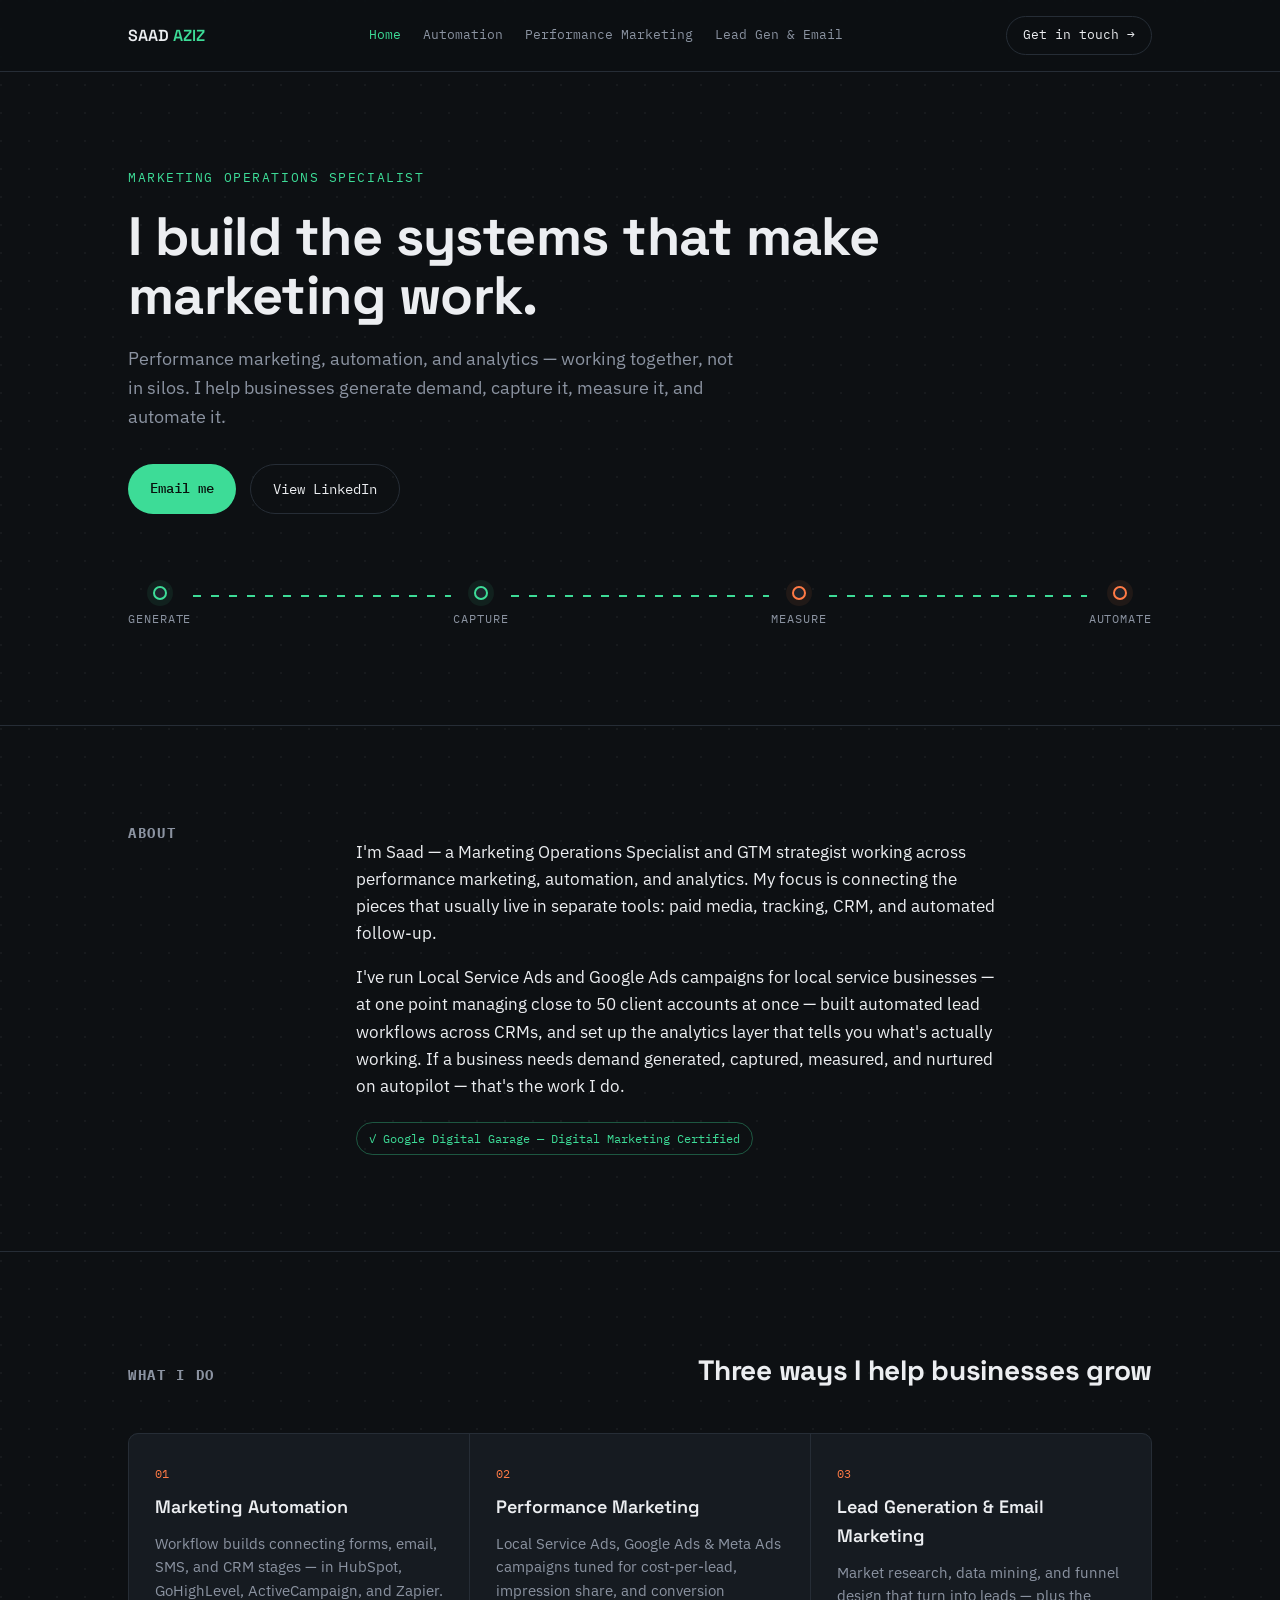
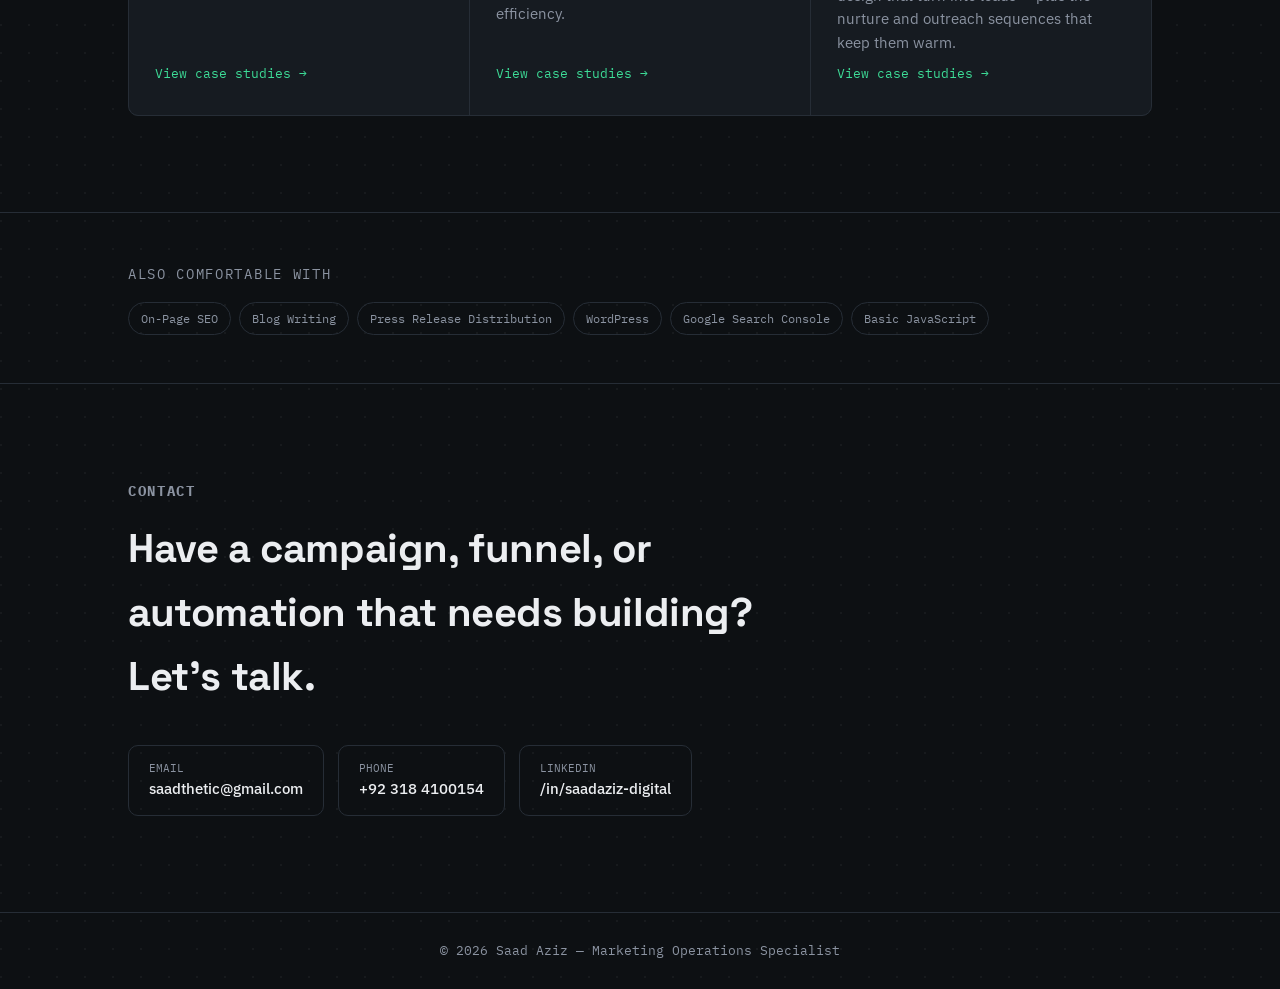
<file: index.html>
<!DOCTYPE html>
<html lang="en">
<head>
<meta charset="UTF-8">
<meta name="viewport" content="width=device-width, initial-scale=1.0">
<title>Saad Aziz — Marketing Operations Specialist</title>
<meta name="description" content="Saad Aziz — Performance Marketing, Marketing Automation & Analytics. Local Service Ads, Google Ads, marketing automation, lead gen and email marketing.">
<link rel="preconnect" href="https://fonts.googleapis.com">
<link rel="preconnect" href="https://fonts.gstatic.com" crossorigin>
<link href="https://fonts.googleapis.com/css2?family=Space+Grotesk:wght@500;600;700&family=IBM+Plex+Sans:wght@400;500;600&family=IBM+Plex+Mono:wght@400;500&display=swap" rel="stylesheet">
<link rel="stylesheet" href="style.css">
</head>
<body>

<header class="top">
  <div class="topbar">
    <a class="brand" href="index.html">SAAD <span>AZIZ</span></a>
    <nav class="pages">
      <a href="index.html" class="active">Home</a>
      <a href="automation.html">Automation</a>
      <a href="performance-marketing.html">Performance Marketing</a>
      <a href="lead-gen-email.html">Lead Gen &amp; Email</a>
    </nav>
    <a class="top-cta" href="#contact">Get in touch →</a>
  </div>
</header>

<section class="hero">
  <div class="wrap">
    <div class="eyebrow">Marketing Operations Specialist</div>
    <h1>I build the systems that make marketing work.</h1>
    <p class="lede">Performance marketing, automation, and analytics — working together, not in silos. I help businesses generate demand, capture it, measure it, and automate it.</p>
    <div class="hero-ctas">
      <a class="btn btn-primary" href="mailto:saadthetic@gmail.com">Email me</a>
      <a class="btn btn-ghost" href="https://www.linkedin.com/in/saadaziz-digital/" target="_blank" rel="noopener">View LinkedIn</a>
    </div>

    <div class="pipeline">
      <div class="p-node"><div class="p-dot"></div><div class="p-label">Generate</div></div>
      <div class="p-line"></div>
      <div class="p-node"><div class="p-dot"></div><div class="p-label">Capture</div></div>
      <div class="p-line"></div>
      <div class="p-node p-node-alt"><div class="p-dot"></div><div class="p-label">Measure</div></div>
      <div class="p-line"></div>
      <div class="p-node p-node-alt"><div class="p-dot"></div><div class="p-label">Automate</div></div>
    </div>
  </div>
</section>

<section class="about" id="about">
  <div class="wrap about-grid">
    <h2 class="section-label">About</h2>
    <div>
      <p>I'm Saad — a Marketing Operations Specialist and GTM strategist working across performance marketing, automation, and analytics. My focus is connecting the pieces that usually live in separate tools: paid media, tracking, CRM, and automated follow-up.</p>
      <p>I've run Local Service Ads and Google Ads campaigns for local service businesses — at one point managing close to 50 client accounts at once — built automated lead workflows across CRMs, and set up the analytics layer that tells you what's actually working. If a business needs demand generated, captured, measured, and nurtured on autopilot — that's the work I do.</p>
      <div class="tool-badges" style="margin-top:22px;">
        <span class="badge" style="color:var(--mint); border-color:rgba(61,220,151,0.35);">✓ Google Digital Garage — Digital Marketing Certified</span>
      </div>
    </div>
  </div>
</section>

<section class="services" id="services">
  <div class="wrap">
    <div class="svc-head">
      <h2 class="section-label">What I do</h2>
      <h3>Three ways I help businesses grow</h3>
    </div>
    <div class="svc-grid">
      <a class="svc-card" href="automation.html">
        <span class="svc-num">01</span>
        <h4>Marketing Automation</h4>
        <p>Workflow builds connecting forms, email, SMS, and CRM stages — in HubSpot, GoHighLevel, ActiveCampaign, and Zapier.</p>
        <span class="svc-arrow">View case studies →</span>
      </a>
      <a class="svc-card" href="performance-marketing.html">
        <span class="svc-num">02</span>
        <h4>Performance Marketing</h4>
        <p>Local Service Ads, Google Ads &amp; Meta Ads campaigns tuned for cost-per-lead, impression share, and conversion efficiency.</p>
        <span class="svc-arrow">View case studies →</span>
      </a>
      <a class="svc-card" href="lead-gen-email.html">
        <span class="svc-num">03</span>
        <h4>Lead Generation &amp; Email Marketing</h4>
        <p>Market research, data mining, and funnel design that turn into leads — plus the nurture and outreach sequences that keep them warm.</p>
        <span class="svc-arrow">View case studies →</span>
      </a>
    </div>
  </div>
</section>

<section style="border-top:1px solid var(--line); padding:48px 0;">
  <div class="wrap">
    <span class="section-label">Also comfortable with</span>
    <div class="tool-badges" style="margin-top:16px;">
      <span class="badge">On-Page SEO</span>
      <span class="badge">Blog Writing</span>
      <span class="badge">Press Release Distribution</span>
      <span class="badge">WordPress</span>
      <span class="badge">Google Search Console</span>
      <span class="badge">Basic JavaScript</span>
    </div>
  </div>
</section>

<section class="contact" id="contact">
  <div class="wrap">
    <h2 class="section-label">Contact</h2>
    <h3 style="margin-top:14px;">Have a campaign, funnel, or automation that needs building? Let's talk.</h3>
    <div class="contact-links">
      <a class="clink" href="mailto:saadthetic@gmail.com">
        <div><span class="lab">Email</span><span class="val">saadthetic@gmail.com</span></div>
      </a>
      <a class="clink" href="tel:+923184100154">
        <div><span class="lab">Phone</span><span class="val">+92 318 4100154</span></div>
      </a>
      <a class="clink" href="https://www.linkedin.com/in/saadaziz-digital/" target="_blank" rel="noopener">
        <div><span class="lab">LinkedIn</span><span class="val">/in/saadaziz-digital</span></div>
      </a>
    </div>
  </div>
</section>

<footer>© 2026 Saad Aziz — Marketing Operations Specialist</footer>

</body>
</html>
</file>
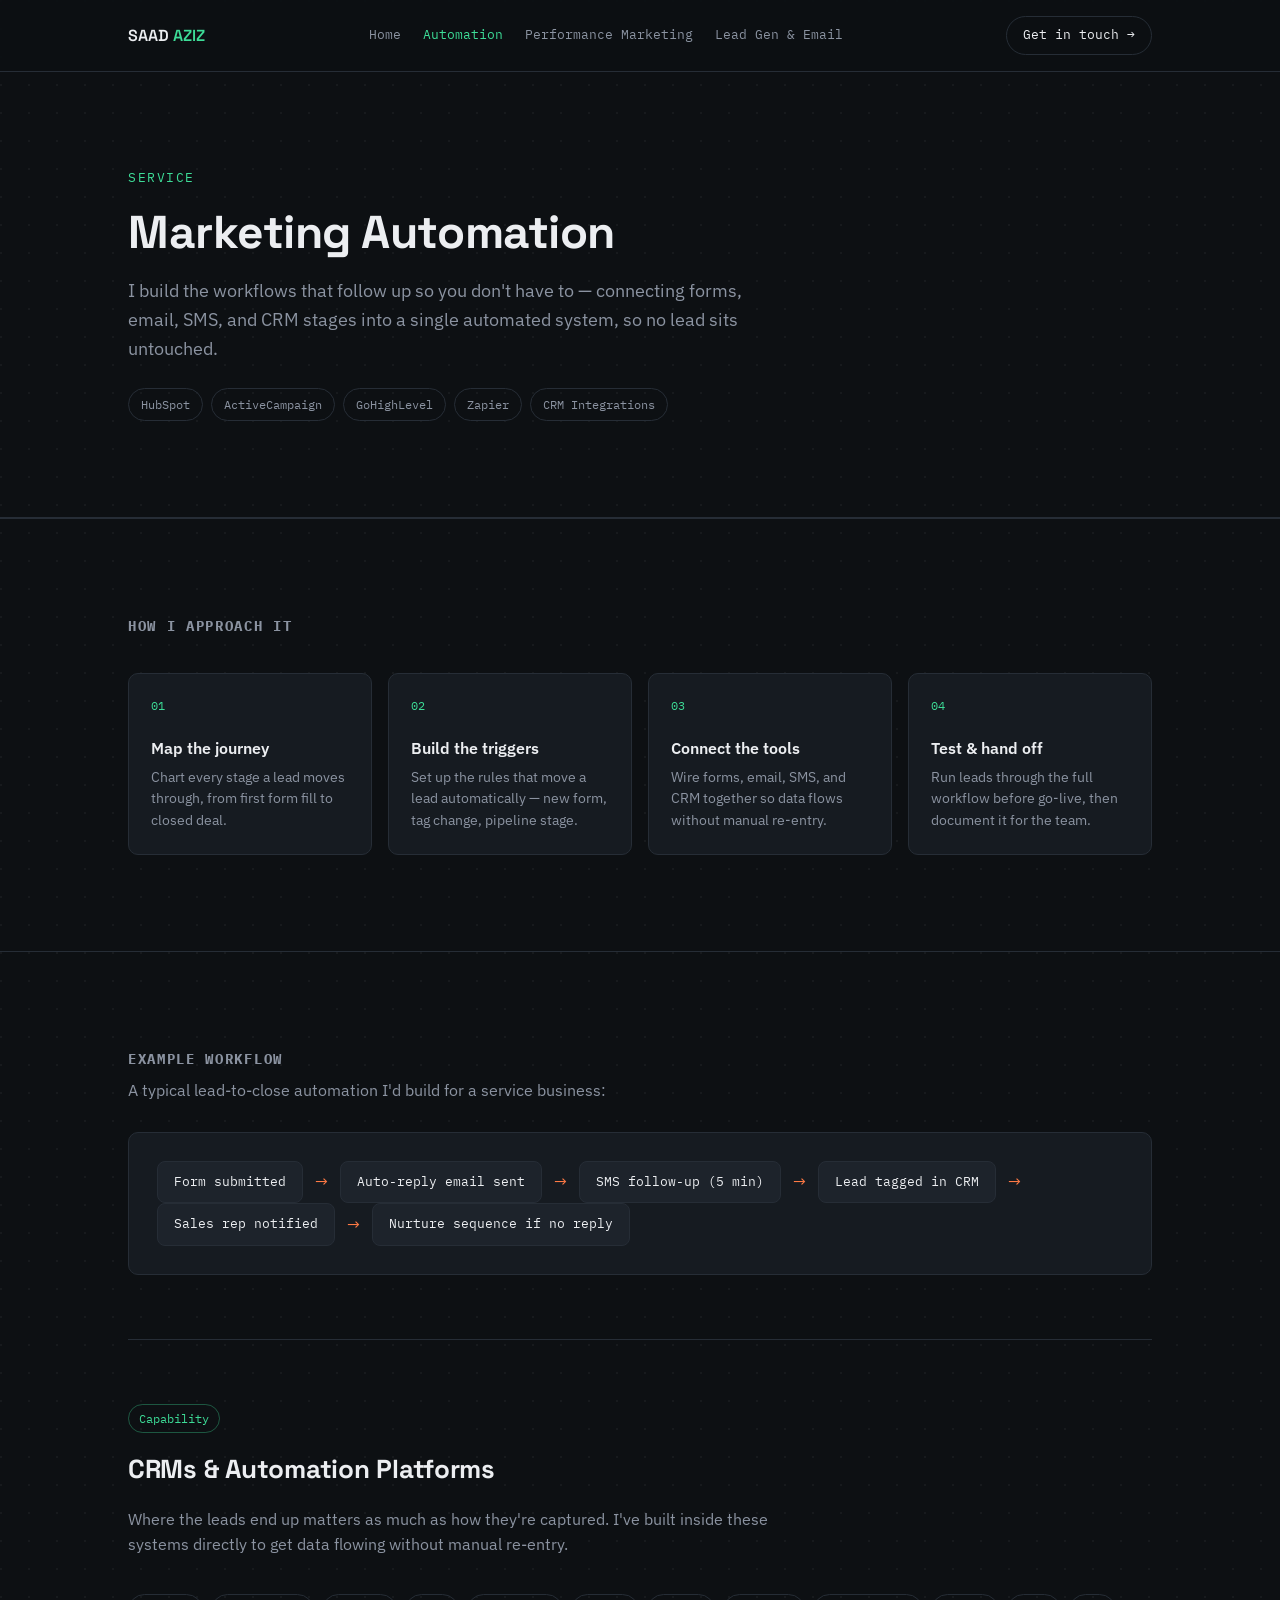
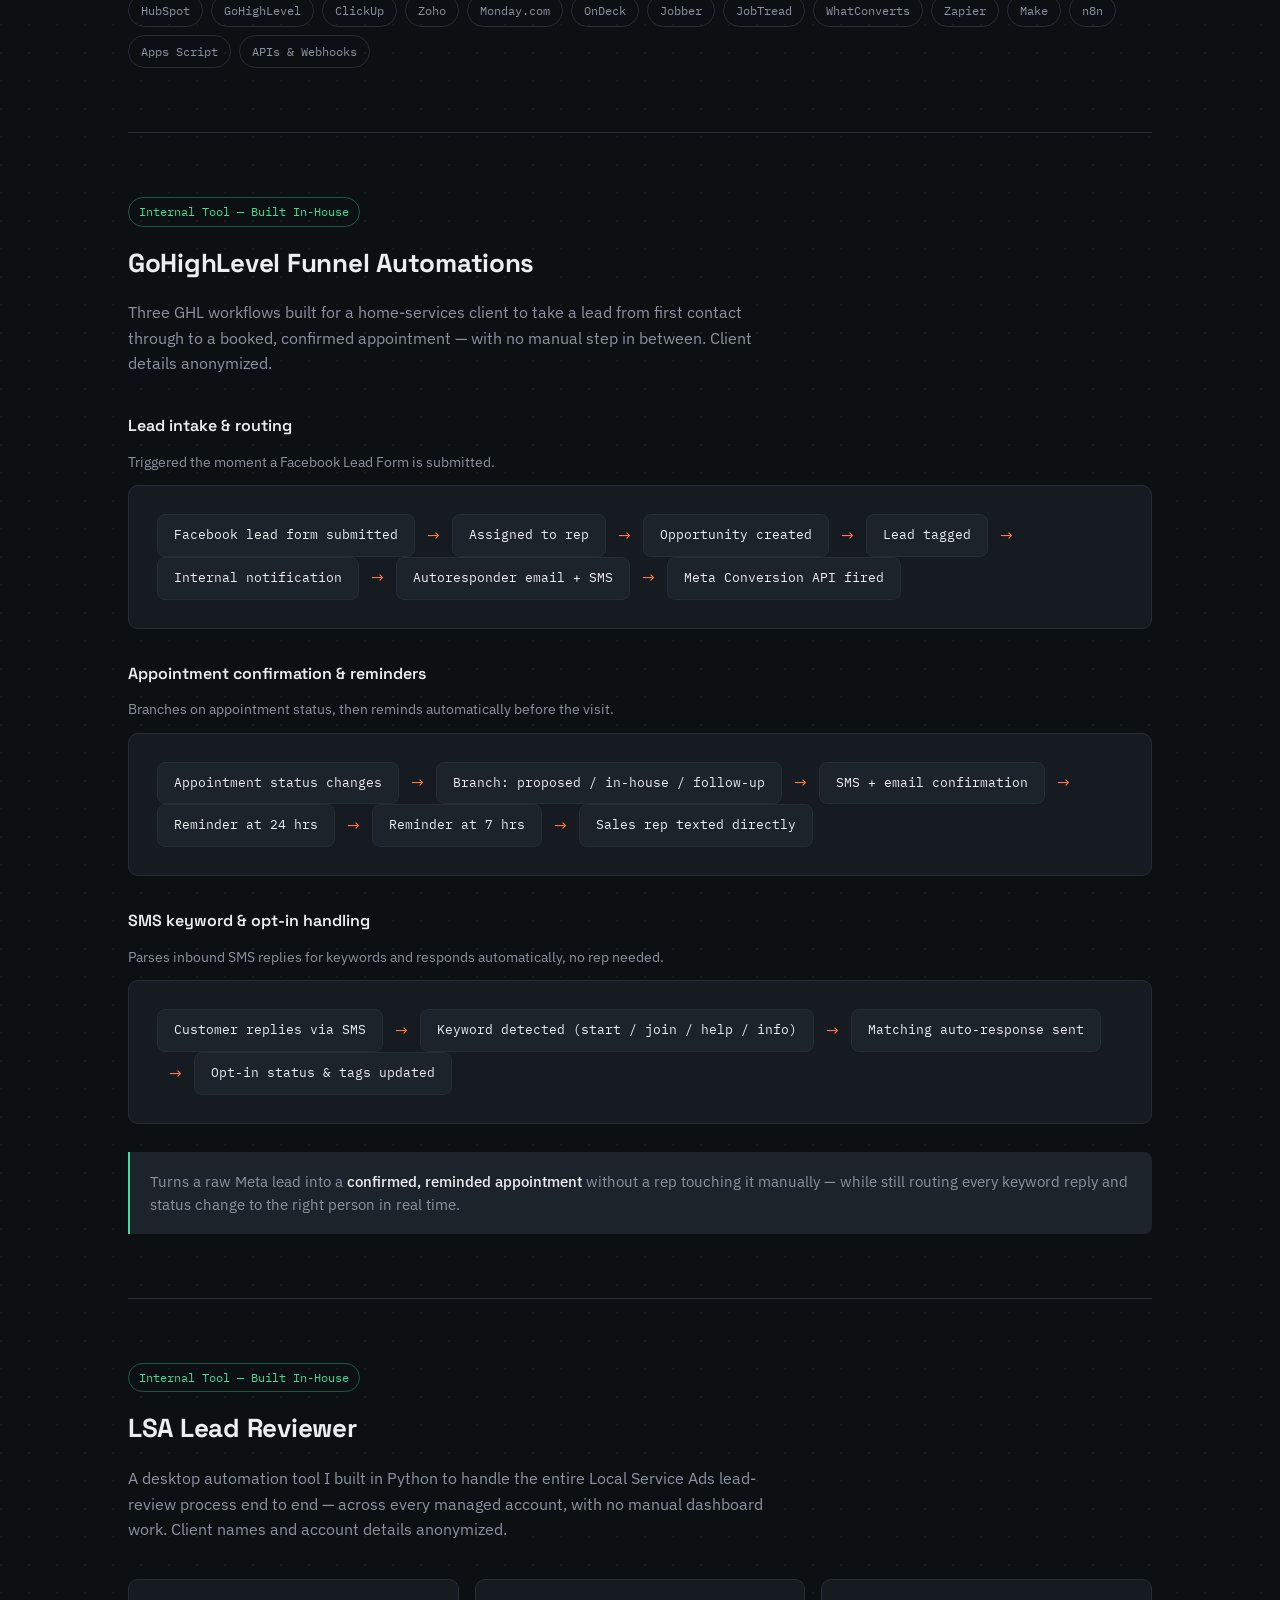
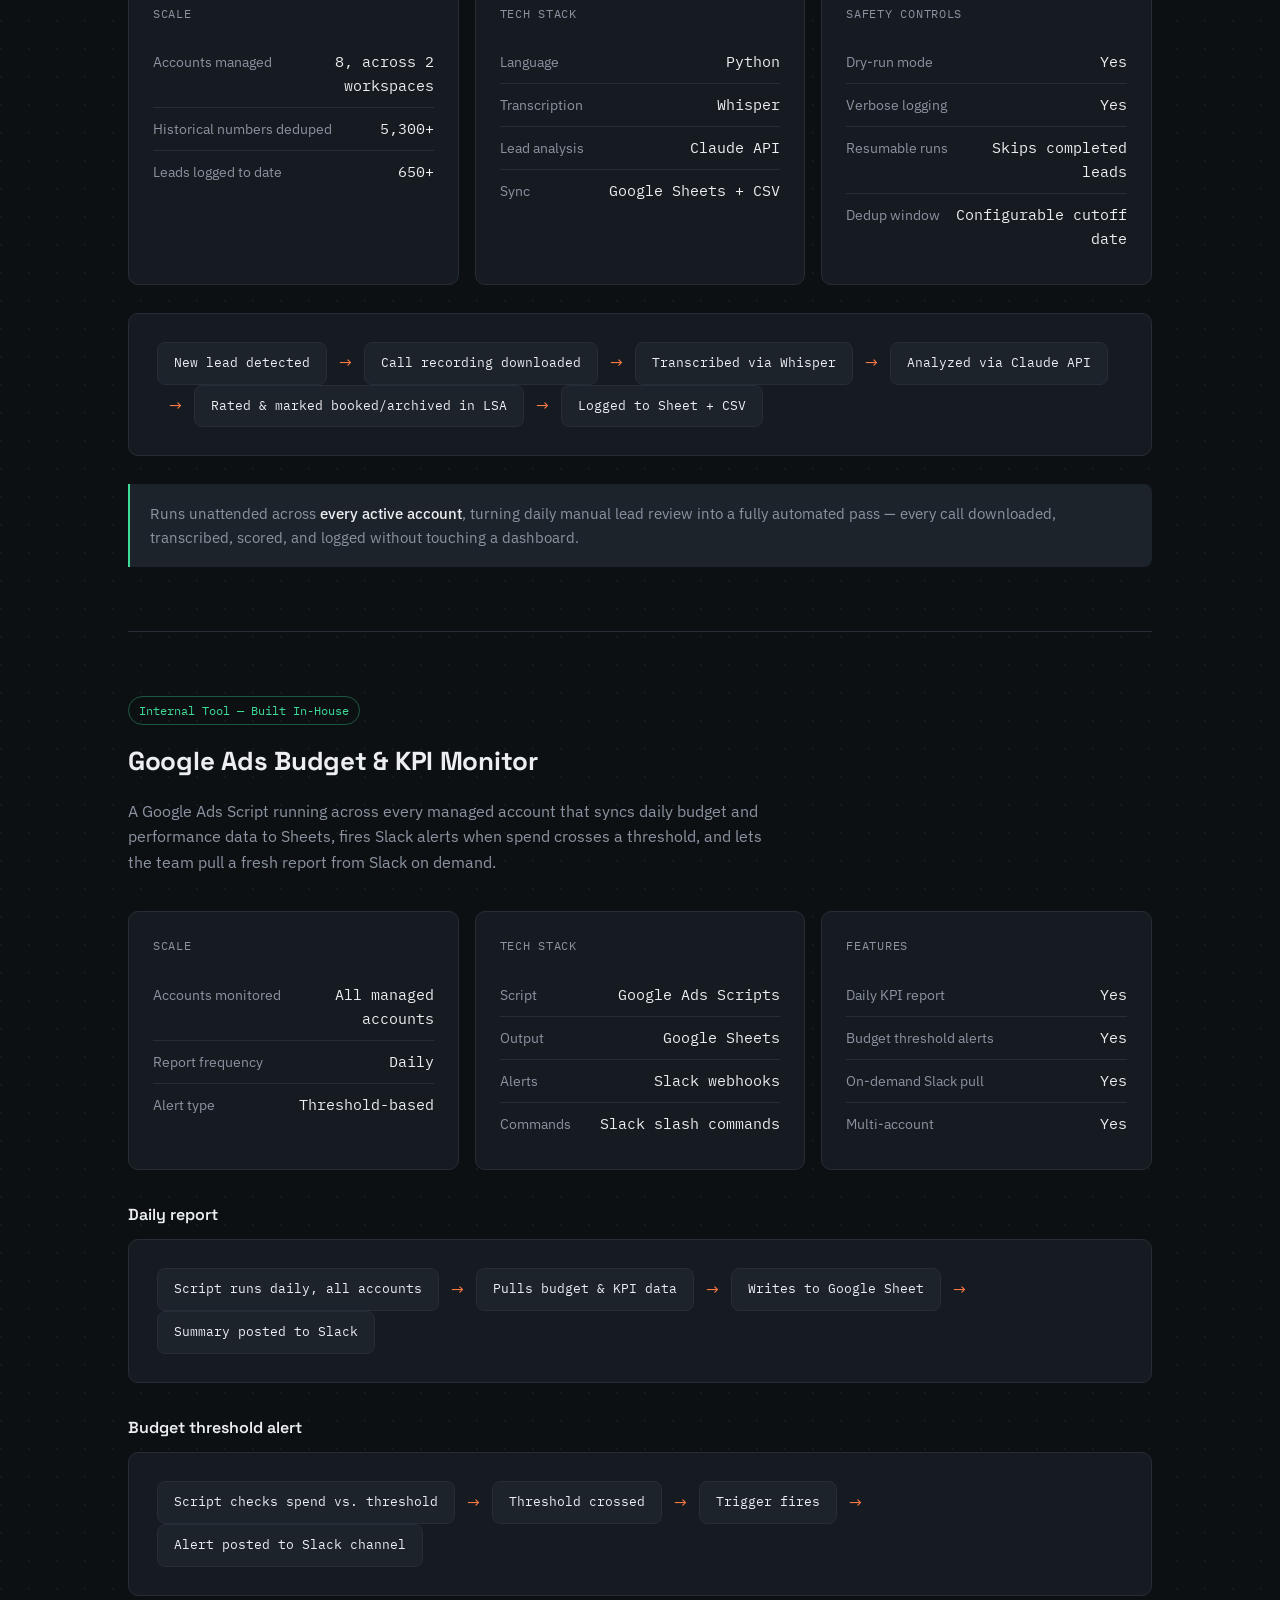
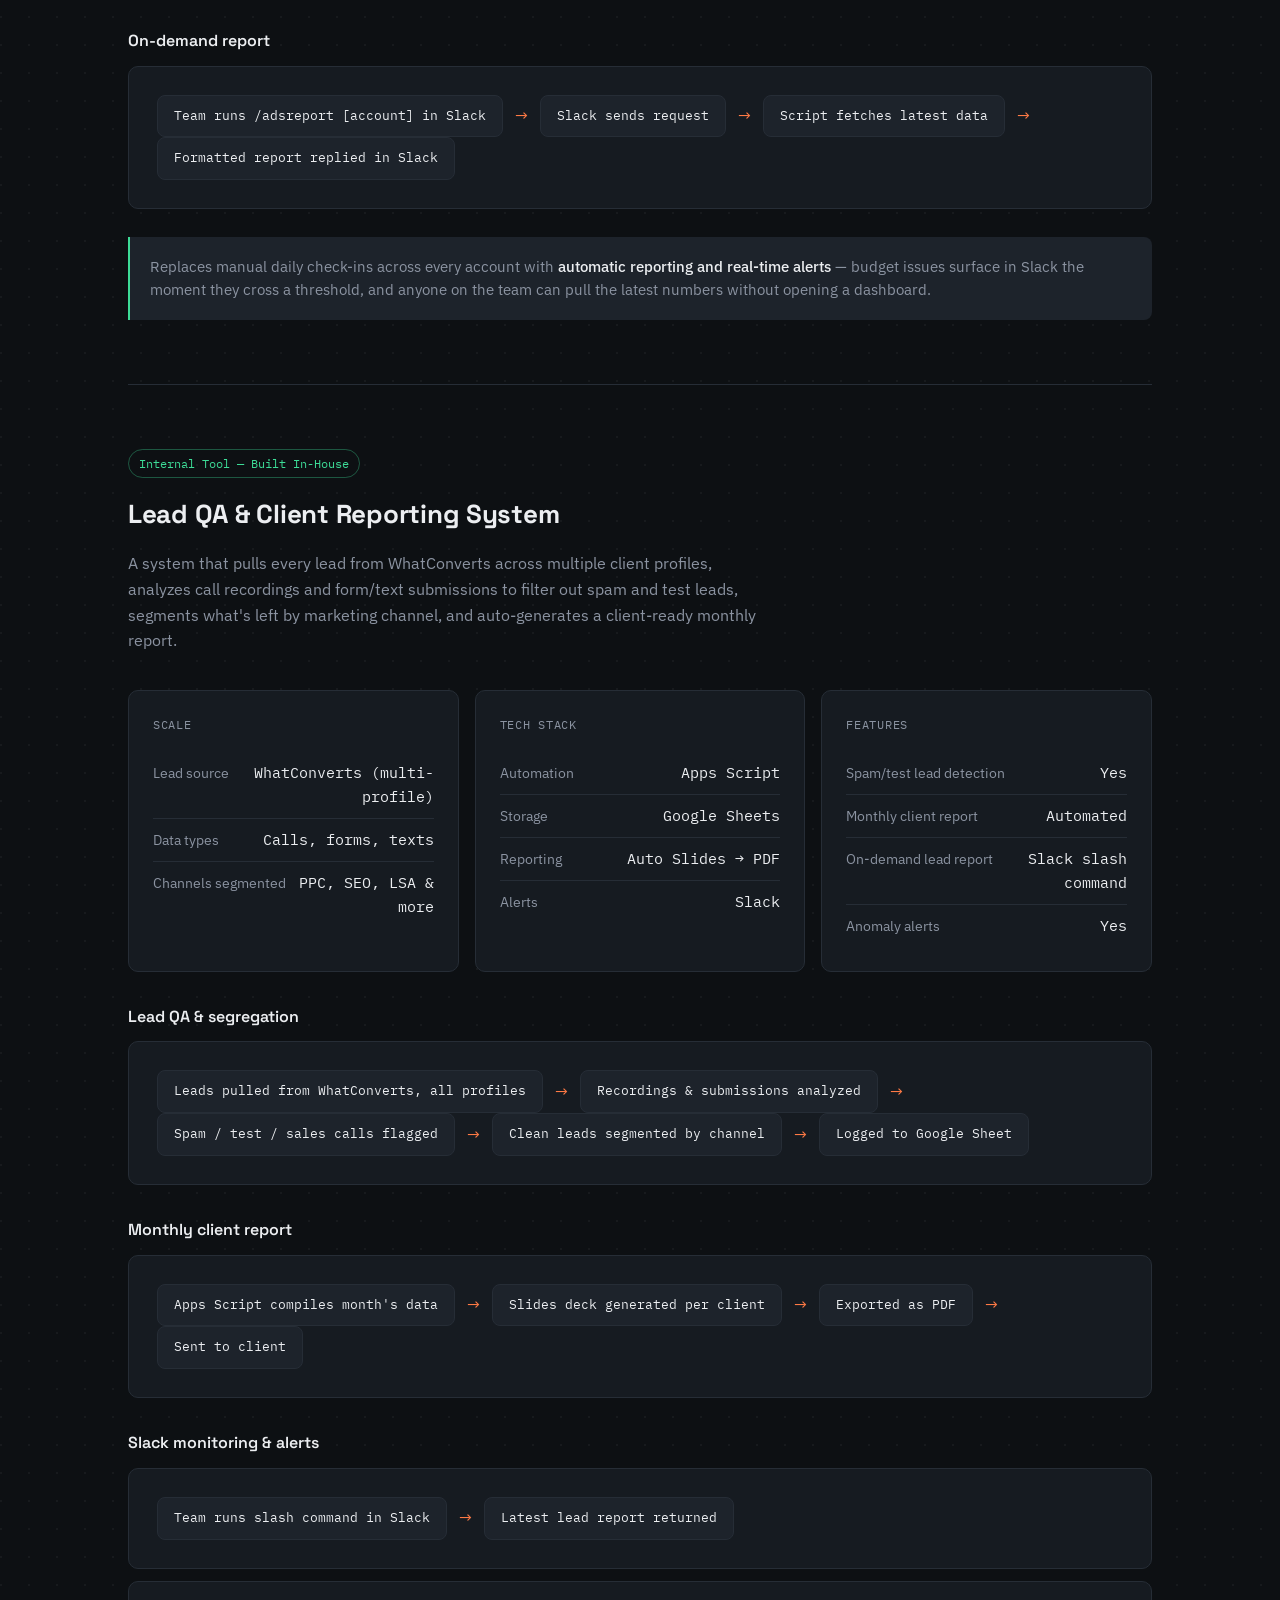
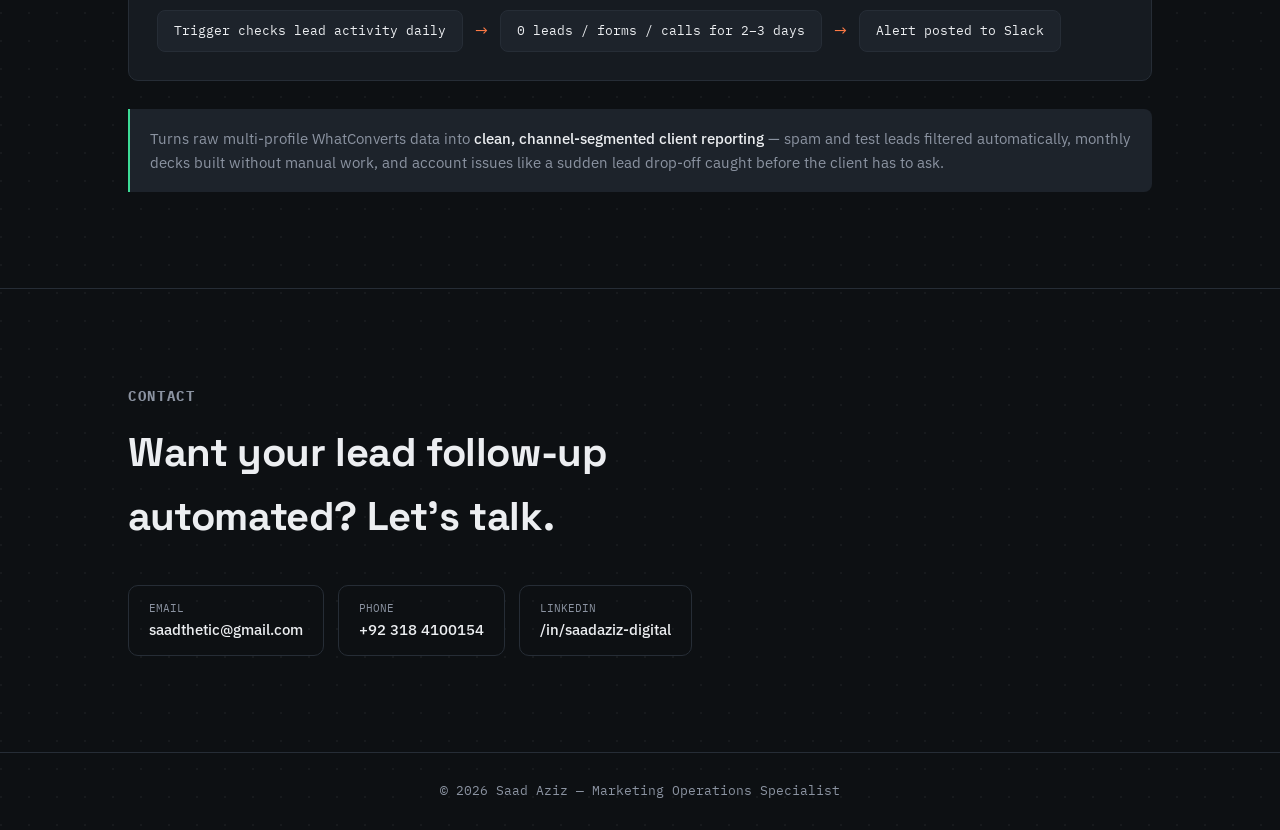
<file: automation.html>
<!DOCTYPE html>
<html lang="en">
<head>
<meta charset="UTF-8">
<meta name="viewport" content="width=device-width, initial-scale=1.0">
<title>Marketing Automation — Saad Aziz</title>
<meta name="description" content="Marketing automation and workflow builds by Saad Aziz — connecting forms, email, SMS, and CRM stages.">
<link rel="preconnect" href="https://fonts.googleapis.com">
<link rel="preconnect" href="https://fonts.gstatic.com" crossorigin>
<link href="https://fonts.googleapis.com/css2?family=Space+Grotesk:wght@500;600;700&family=IBM+Plex+Sans:wght@400;500;600&family=IBM+Plex+Mono:wght@400;500&display=swap" rel="stylesheet">
<link rel="stylesheet" href="style.css">
</head>
<body>

<header class="top">
  <div class="topbar">
    <a class="brand" href="index.html">SAAD <span>AZIZ</span></a>
    <nav class="pages">
      <a href="index.html">Home</a>
      <a href="automation.html" class="active">Automation</a>
      <a href="performance-marketing.html">Performance Marketing</a>
      <a href="lead-gen-email.html">Lead Gen &amp; Email</a>
    </nav>
    <a class="top-cta" href="#contact">Get in touch →</a>
  </div>
</header>

<section class="hero service-hero">
  <div class="wrap">
    <div class="eyebrow">Service</div>
    <h1>Marketing Automation</h1>
    <p class="lede">I build the workflows that follow up so you don't have to — connecting forms, email, SMS, and CRM stages into a single automated system, so no lead sits untouched.</p>
    <div class="tool-badges">
      <span class="badge">HubSpot</span>
      <span class="badge">ActiveCampaign</span>
      <span class="badge">GoHighLevel</span>
      <span class="badge">Zapier</span>
      <span class="badge">CRM Integrations</span>
    </div>
  </div>
</section>

<section class="process">
  <div class="wrap">
    <h2 class="section-label">How I approach it</h2>
    <div class="process-grid">
      <div class="process-card">
        <span class="process-step-num">01</span>
        <h4>Map the journey</h4>
        <p>Chart every stage a lead moves through, from first form fill to closed deal.</p>
      </div>
      <div class="process-card">
        <span class="process-step-num">02</span>
        <h4>Build the triggers</h4>
        <p>Set up the rules that move a lead automatically — new form, tag change, pipeline stage.</p>
      </div>
      <div class="process-card">
        <span class="process-step-num">03</span>
        <h4>Connect the tools</h4>
        <p>Wire forms, email, SMS, and CRM together so data flows without manual re-entry.</p>
      </div>
      <div class="process-card">
        <span class="process-step-num">04</span>
        <h4>Test &amp; hand off</h4>
        <p>Run leads through the full workflow before go-live, then document it for the team.</p>
      </div>
    </div>
  </div>
</section>

<section class="work" id="work">
  <div class="wrap">
    <h2 class="section-label">Example workflow</h2>
    <p style="color:var(--muted); max-width:620px; margin-top:8px;">A typical lead-to-close automation I'd build for a service business:</p>

    <div class="flow-diagram" style="margin-top:28px;">
      <span class="flow-step">Form submitted</span><span class="flow-arrow">→</span>
      <span class="flow-step">Auto-reply email sent</span><span class="flow-arrow">→</span>
      <span class="flow-step">SMS follow-up (5 min)</span><span class="flow-arrow">→</span>
      <span class="flow-step">Lead tagged in CRM</span><span class="flow-arrow">→</span>
      <span class="flow-step">Sales rep notified</span><span class="flow-arrow">→</span>
      <span class="flow-step">Nurture sequence if no reply</span>
    </div>

    <div class="case-block" style="margin-top:64px; padding-top:64px; border-top:1px solid var(--line);">
      <div class="case-head">
        <span class="case-tag">Capability</span>
        <h3>CRMs &amp; Automation Platforms</h3>
        <p>Where the leads end up matters as much as how they're captured. I've built inside these systems directly to get data flowing without manual re-entry.</p>
      </div>
      <div class="tool-badges">
        <span class="badge">HubSpot</span>
        <span class="badge">GoHighLevel</span>
        <span class="badge">ClickUp</span>
        <span class="badge">Zoho</span>
        <span class="badge">Monday.com</span>
        <span class="badge">OnDeck</span>
        <span class="badge">Jobber</span>
        <span class="badge">JobTread</span>
        <span class="badge">WhatConverts</span>
        <span class="badge">Zapier</span>
        <span class="badge">Make</span>
        <span class="badge">n8n</span>
        <span class="badge">Apps Script</span>
        <span class="badge">APIs &amp; Webhooks</span>
      </div>
    </div>

    <div class="case-block" style="margin-top:64px; padding-top:64px; border-top:1px solid var(--line);">
      <div class="case-head">
        <span class="case-tag">Internal Tool — Built In-House</span>
        <h3>GoHighLevel Funnel Automations</h3>
        <p>Three GHL workflows built for a home-services client to take a lead from first contact through to a booked, confirmed appointment — with no manual step in between. Client details anonymized.</p>
      </div>

      <h4 style="font-family:'Space Grotesk',sans-serif; font-size:16px; margin:8px 0 12px; color:var(--text); font-weight:600;">Lead intake &amp; routing</h4>
      <p style="color:var(--muted); font-size:14px; margin:0 0 12px;">Triggered the moment a Facebook Lead Form is submitted.</p>
      <div class="flow-diagram">
        <span class="flow-step">Facebook lead form submitted</span><span class="flow-arrow">→</span>
        <span class="flow-step">Assigned to rep</span><span class="flow-arrow">→</span>
        <span class="flow-step">Opportunity created</span><span class="flow-arrow">→</span>
        <span class="flow-step">Lead tagged</span><span class="flow-arrow">→</span>
        <span class="flow-step">Internal notification</span><span class="flow-arrow">→</span>
        <span class="flow-step">Autoresponder email + SMS</span><span class="flow-arrow">→</span>
        <span class="flow-step">Meta Conversion API fired</span>
      </div>

      <h4 style="font-family:'Space Grotesk',sans-serif; font-size:16px; margin:32px 0 12px; color:var(--text); font-weight:600;">Appointment confirmation &amp; reminders</h4>
      <p style="color:var(--muted); font-size:14px; margin:0 0 12px;">Branches on appointment status, then reminds automatically before the visit.</p>
      <div class="flow-diagram">
        <span class="flow-step">Appointment status changes</span><span class="flow-arrow">→</span>
        <span class="flow-step">Branch: proposed / in-house / follow-up</span><span class="flow-arrow">→</span>
        <span class="flow-step">SMS + email confirmation</span><span class="flow-arrow">→</span>
        <span class="flow-step">Reminder at 24 hrs</span><span class="flow-arrow">→</span>
        <span class="flow-step">Reminder at 7 hrs</span><span class="flow-arrow">→</span>
        <span class="flow-step">Sales rep texted directly</span>
      </div>

      <h4 style="font-family:'Space Grotesk',sans-serif; font-size:16px; margin:32px 0 12px; color:var(--text); font-weight:600;">SMS keyword &amp; opt-in handling</h4>
      <p style="color:var(--muted); font-size:14px; margin:0 0 12px;">Parses inbound SMS replies for keywords and responds automatically, no rep needed.</p>
      <div class="flow-diagram">
        <span class="flow-step">Customer replies via SMS</span><span class="flow-arrow">→</span>
        <span class="flow-step">Keyword detected (start / join / help / info)</span><span class="flow-arrow">→</span>
        <span class="flow-step">Matching auto-response sent</span><span class="flow-arrow">→</span>
        <span class="flow-step">Opt-in status &amp; tags updated</span>
      </div>

      <div class="case-note">
        Turns a raw Meta lead into a <strong>confirmed, reminded appointment</strong> without a rep touching it manually — while still routing every keyword reply and status change to the right person in real time.
      </div>
    </div>

    <div class="case-block" style="margin-top:64px; padding-top:64px; border-top:1px solid var(--line);">
      <div class="case-head">
        <span class="case-tag">Internal Tool — Built In-House</span>
        <h3>LSA Lead Reviewer</h3>
        <p>A desktop automation tool I built in Python to handle the entire Local Service Ads lead-review process end to end — across every managed account, with no manual dashboard work. Client names and account details anonymized.</p>
      </div>

      <div class="stat-grid">
        <div class="stat-panel">
          <span class="stat-panel-label">Scale</span>
          <div class="stat-row"><span class="k">Accounts managed</span><span class="v">8, across 2 workspaces</span></div>
          <div class="stat-row"><span class="k">Historical numbers deduped</span><span class="v">5,300+</span></div>
          <div class="stat-row"><span class="k">Leads logged to date</span><span class="v">650+</span></div>
        </div>
        <div class="stat-panel">
          <span class="stat-panel-label">Tech stack</span>
          <div class="stat-row"><span class="k">Language</span><span class="v">Python</span></div>
          <div class="stat-row"><span class="k">Transcription</span><span class="v">Whisper</span></div>
          <div class="stat-row"><span class="k">Lead analysis</span><span class="v">Claude API</span></div>
          <div class="stat-row"><span class="k">Sync</span><span class="v">Google Sheets + CSV</span></div>
        </div>
        <div class="stat-panel">
          <span class="stat-panel-label">Safety controls</span>
          <div class="stat-row"><span class="k">Dry-run mode</span><span class="v">Yes</span></div>
          <div class="stat-row"><span class="k">Verbose logging</span><span class="v">Yes</span></div>
          <div class="stat-row"><span class="k">Resumable runs</span><span class="v">Skips completed leads</span></div>
          <div class="stat-row"><span class="k">Dedup window</span><span class="v">Configurable cutoff date</span></div>
        </div>
      </div>

      <div class="flow-diagram" style="margin-top:28px;">
        <span class="flow-step">New lead detected</span><span class="flow-arrow">→</span>
        <span class="flow-step">Call recording downloaded</span><span class="flow-arrow">→</span>
        <span class="flow-step">Transcribed via Whisper</span><span class="flow-arrow">→</span>
        <span class="flow-step">Analyzed via Claude API</span><span class="flow-arrow">→</span>
        <span class="flow-step">Rated &amp; marked booked/archived in LSA</span><span class="flow-arrow">→</span>
        <span class="flow-step">Logged to Sheet + CSV</span>
      </div>

      <div class="case-note">
        Runs unattended across <strong>every active account</strong>, turning daily manual lead review into a fully automated pass — every call downloaded, transcribed, scored, and logged without touching a dashboard.
      </div>
    </div>

    <div class="case-block" style="margin-top:64px; padding-top:64px; border-top:1px solid var(--line);">
      <div class="case-head">
        <span class="case-tag">Internal Tool — Built In-House</span>
        <h3>Google Ads Budget &amp; KPI Monitor</h3>
        <p>A Google Ads Script running across every managed account that syncs daily budget and performance data to Sheets, fires Slack alerts when spend crosses a threshold, and lets the team pull a fresh report from Slack on demand.</p>
      </div>

      <div class="stat-grid">
        <div class="stat-panel">
          <span class="stat-panel-label">Scale</span>
          <div class="stat-row"><span class="k">Accounts monitored</span><span class="v">All managed accounts</span></div>
          <div class="stat-row"><span class="k">Report frequency</span><span class="v">Daily</span></div>
          <div class="stat-row"><span class="k">Alert type</span><span class="v">Threshold-based</span></div>
        </div>
        <div class="stat-panel">
          <span class="stat-panel-label">Tech stack</span>
          <div class="stat-row"><span class="k">Script</span><span class="v">Google Ads Scripts</span></div>
          <div class="stat-row"><span class="k">Output</span><span class="v">Google Sheets</span></div>
          <div class="stat-row"><span class="k">Alerts</span><span class="v">Slack webhooks</span></div>
          <div class="stat-row"><span class="k">Commands</span><span class="v">Slack slash commands</span></div>
        </div>
        <div class="stat-panel">
          <span class="stat-panel-label">Features</span>
          <div class="stat-row"><span class="k">Daily KPI report</span><span class="v">Yes</span></div>
          <div class="stat-row"><span class="k">Budget threshold alerts</span><span class="v">Yes</span></div>
          <div class="stat-row"><span class="k">On-demand Slack pull</span><span class="v">Yes</span></div>
          <div class="stat-row"><span class="k">Multi-account</span><span class="v">Yes</span></div>
        </div>
      </div>

      <h4 style="font-family:'Space Grotesk',sans-serif; font-size:16px; margin:32px 0 12px; color:var(--text); font-weight:600;">Daily report</h4>
      <div class="flow-diagram">
        <span class="flow-step">Script runs daily, all accounts</span><span class="flow-arrow">→</span>
        <span class="flow-step">Pulls budget &amp; KPI data</span><span class="flow-arrow">→</span>
        <span class="flow-step">Writes to Google Sheet</span><span class="flow-arrow">→</span>
        <span class="flow-step">Summary posted to Slack</span>
      </div>

      <h4 style="font-family:'Space Grotesk',sans-serif; font-size:16px; margin:32px 0 12px; color:var(--text); font-weight:600;">Budget threshold alert</h4>
      <div class="flow-diagram">
        <span class="flow-step">Script checks spend vs. threshold</span><span class="flow-arrow">→</span>
        <span class="flow-step">Threshold crossed</span><span class="flow-arrow">→</span>
        <span class="flow-step">Trigger fires</span><span class="flow-arrow">→</span>
        <span class="flow-step">Alert posted to Slack channel</span>
      </div>

      <h4 style="font-family:'Space Grotesk',sans-serif; font-size:16px; margin:32px 0 12px; color:var(--text); font-weight:600;">On-demand report</h4>
      <div class="flow-diagram">
        <span class="flow-step">Team runs /adsreport [account] in Slack</span><span class="flow-arrow">→</span>
        <span class="flow-step">Slack sends request</span><span class="flow-arrow">→</span>
        <span class="flow-step">Script fetches latest data</span><span class="flow-arrow">→</span>
        <span class="flow-step">Formatted report replied in Slack</span>
      </div>

      <div class="case-note">
        Replaces manual daily check-ins across every account with <strong>automatic reporting and real-time alerts</strong> — budget issues surface in Slack the moment they cross a threshold, and anyone on the team can pull the latest numbers without opening a dashboard.
      </div>
    </div>

    <div class="case-block" style="margin-top:64px; padding-top:64px; border-top:1px solid var(--line);">
      <div class="case-head">
        <span class="case-tag">Internal Tool — Built In-House</span>
        <h3>Lead QA &amp; Client Reporting System</h3>
        <p>A system that pulls every lead from WhatConverts across multiple client profiles, analyzes call recordings and form/text submissions to filter out spam and test leads, segments what's left by marketing channel, and auto-generates a client-ready monthly report.</p>
      </div>

      <div class="stat-grid">
        <div class="stat-panel">
          <span class="stat-panel-label">Scale</span>
          <div class="stat-row"><span class="k">Lead source</span><span class="v">WhatConverts (multi-profile)</span></div>
          <div class="stat-row"><span class="k">Data types</span><span class="v">Calls, forms, texts</span></div>
          <div class="stat-row"><span class="k">Channels segmented</span><span class="v">PPC, SEO, LSA &amp; more</span></div>
        </div>
        <div class="stat-panel">
          <span class="stat-panel-label">Tech stack</span>
          <div class="stat-row"><span class="k">Automation</span><span class="v">Apps Script</span></div>
          <div class="stat-row"><span class="k">Storage</span><span class="v">Google Sheets</span></div>
          <div class="stat-row"><span class="k">Reporting</span><span class="v">Auto Slides → PDF</span></div>
          <div class="stat-row"><span class="k">Alerts</span><span class="v">Slack</span></div>
        </div>
        <div class="stat-panel">
          <span class="stat-panel-label">Features</span>
          <div class="stat-row"><span class="k">Spam/test lead detection</span><span class="v">Yes</span></div>
          <div class="stat-row"><span class="k">Monthly client report</span><span class="v">Automated</span></div>
          <div class="stat-row"><span class="k">On-demand lead report</span><span class="v">Slack slash command</span></div>
          <div class="stat-row"><span class="k">Anomaly alerts</span><span class="v">Yes</span></div>
        </div>
      </div>

      <h4 style="font-family:'Space Grotesk',sans-serif; font-size:16px; margin:32px 0 12px; color:var(--text); font-weight:600;">Lead QA &amp; segregation</h4>
      <div class="flow-diagram">
        <span class="flow-step">Leads pulled from WhatConverts, all profiles</span><span class="flow-arrow">→</span>
        <span class="flow-step">Recordings &amp; submissions analyzed</span><span class="flow-arrow">→</span>
        <span class="flow-step">Spam / test / sales calls flagged</span><span class="flow-arrow">→</span>
        <span class="flow-step">Clean leads segmented by channel</span><span class="flow-arrow">→</span>
        <span class="flow-step">Logged to Google Sheet</span>
      </div>

      <h4 style="font-family:'Space Grotesk',sans-serif; font-size:16px; margin:32px 0 12px; color:var(--text); font-weight:600;">Monthly client report</h4>
      <div class="flow-diagram">
        <span class="flow-step">Apps Script compiles month's data</span><span class="flow-arrow">→</span>
        <span class="flow-step">Slides deck generated per client</span><span class="flow-arrow">→</span>
        <span class="flow-step">Exported as PDF</span><span class="flow-arrow">→</span>
        <span class="flow-step">Sent to client</span>
      </div>

      <h4 style="font-family:'Space Grotesk',sans-serif; font-size:16px; margin:32px 0 12px; color:var(--text); font-weight:600;">Slack monitoring &amp; alerts</h4>
      <div class="flow-diagram">
        <span class="flow-step">Team runs slash command in Slack</span><span class="flow-arrow">→</span>
        <span class="flow-step">Latest lead report returned</span>
      </div>
      <div class="flow-diagram" style="margin-top:12px;">
        <span class="flow-step">Trigger checks lead activity daily</span><span class="flow-arrow">→</span>
        <span class="flow-step">0 leads / forms / calls for 2–3 days</span><span class="flow-arrow">→</span>
        <span class="flow-step">Alert posted to Slack</span>
      </div>

      <div class="case-note">
        Turns raw multi-profile WhatConverts data into <strong>clean, channel-segmented client reporting</strong> — spam and test leads filtered automatically, monthly decks built without manual work, and account issues like a sudden lead drop-off caught before the client has to ask.
      </div>
    </div>

    <!--
      ADD MORE CASE STUDIES HERE.
      Copy a .case-block above and paste it below this comment for the next automation
      project — client workflows or more internal tools both work well here.
    -->
  </div>
</section>

<section class="contact" id="contact">
  <div class="wrap">
    <h2 class="section-label">Contact</h2>
    <h3 style="margin-top:14px;">Want your lead follow-up automated? Let's talk.</h3>
    <div class="contact-links">
      <a class="clink" href="mailto:saadthetic@gmail.com">
        <div><span class="lab">Email</span><span class="val">saadthetic@gmail.com</span></div>
      </a>
      <a class="clink" href="tel:+923184100154">
        <div><span class="lab">Phone</span><span class="val">+92 318 4100154</span></div>
      </a>
      <a class="clink" href="https://www.linkedin.com/in/saadaziz-digital/" target="_blank" rel="noopener">
        <div><span class="lab">LinkedIn</span><span class="val">/in/saadaziz-digital</span></div>
      </a>
    </div>
  </div>
</section>

<footer>© 2026 Saad Aziz — Marketing Operations Specialist</footer>

</body>
</html>
</file>
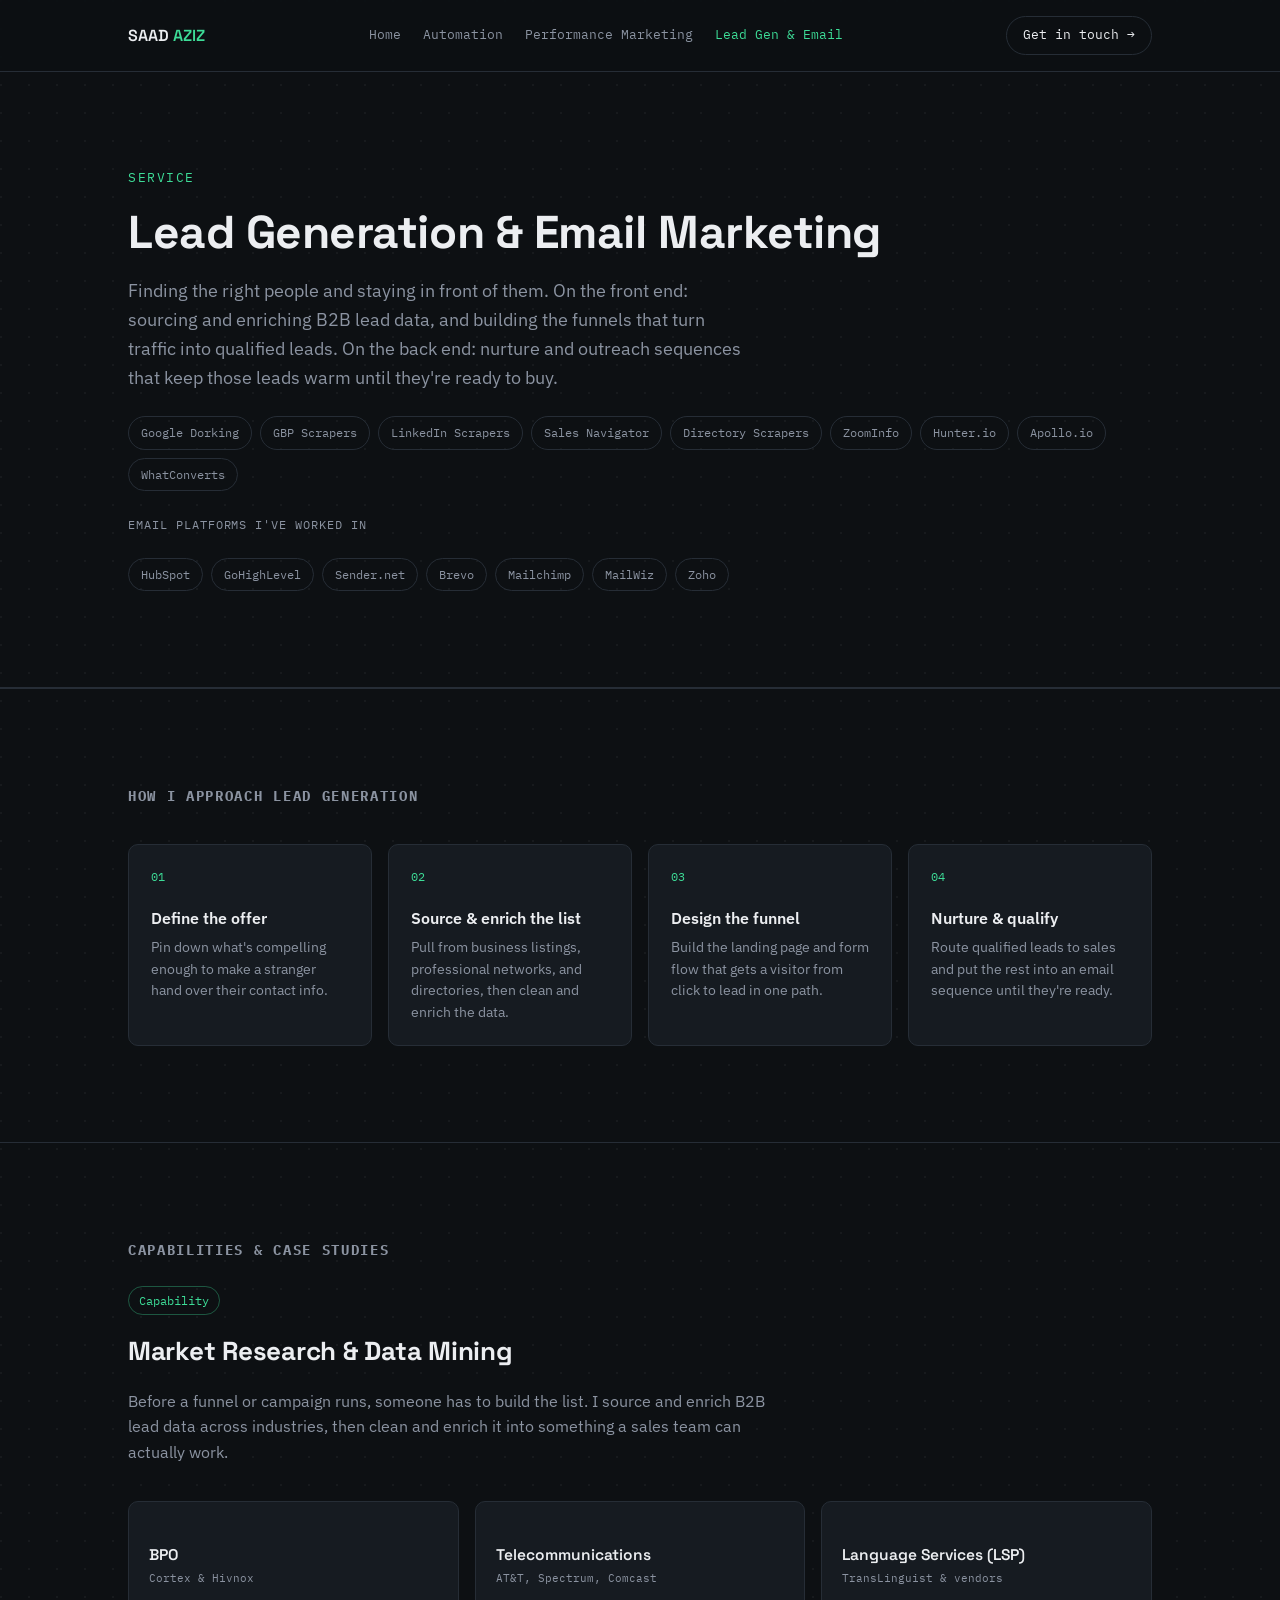
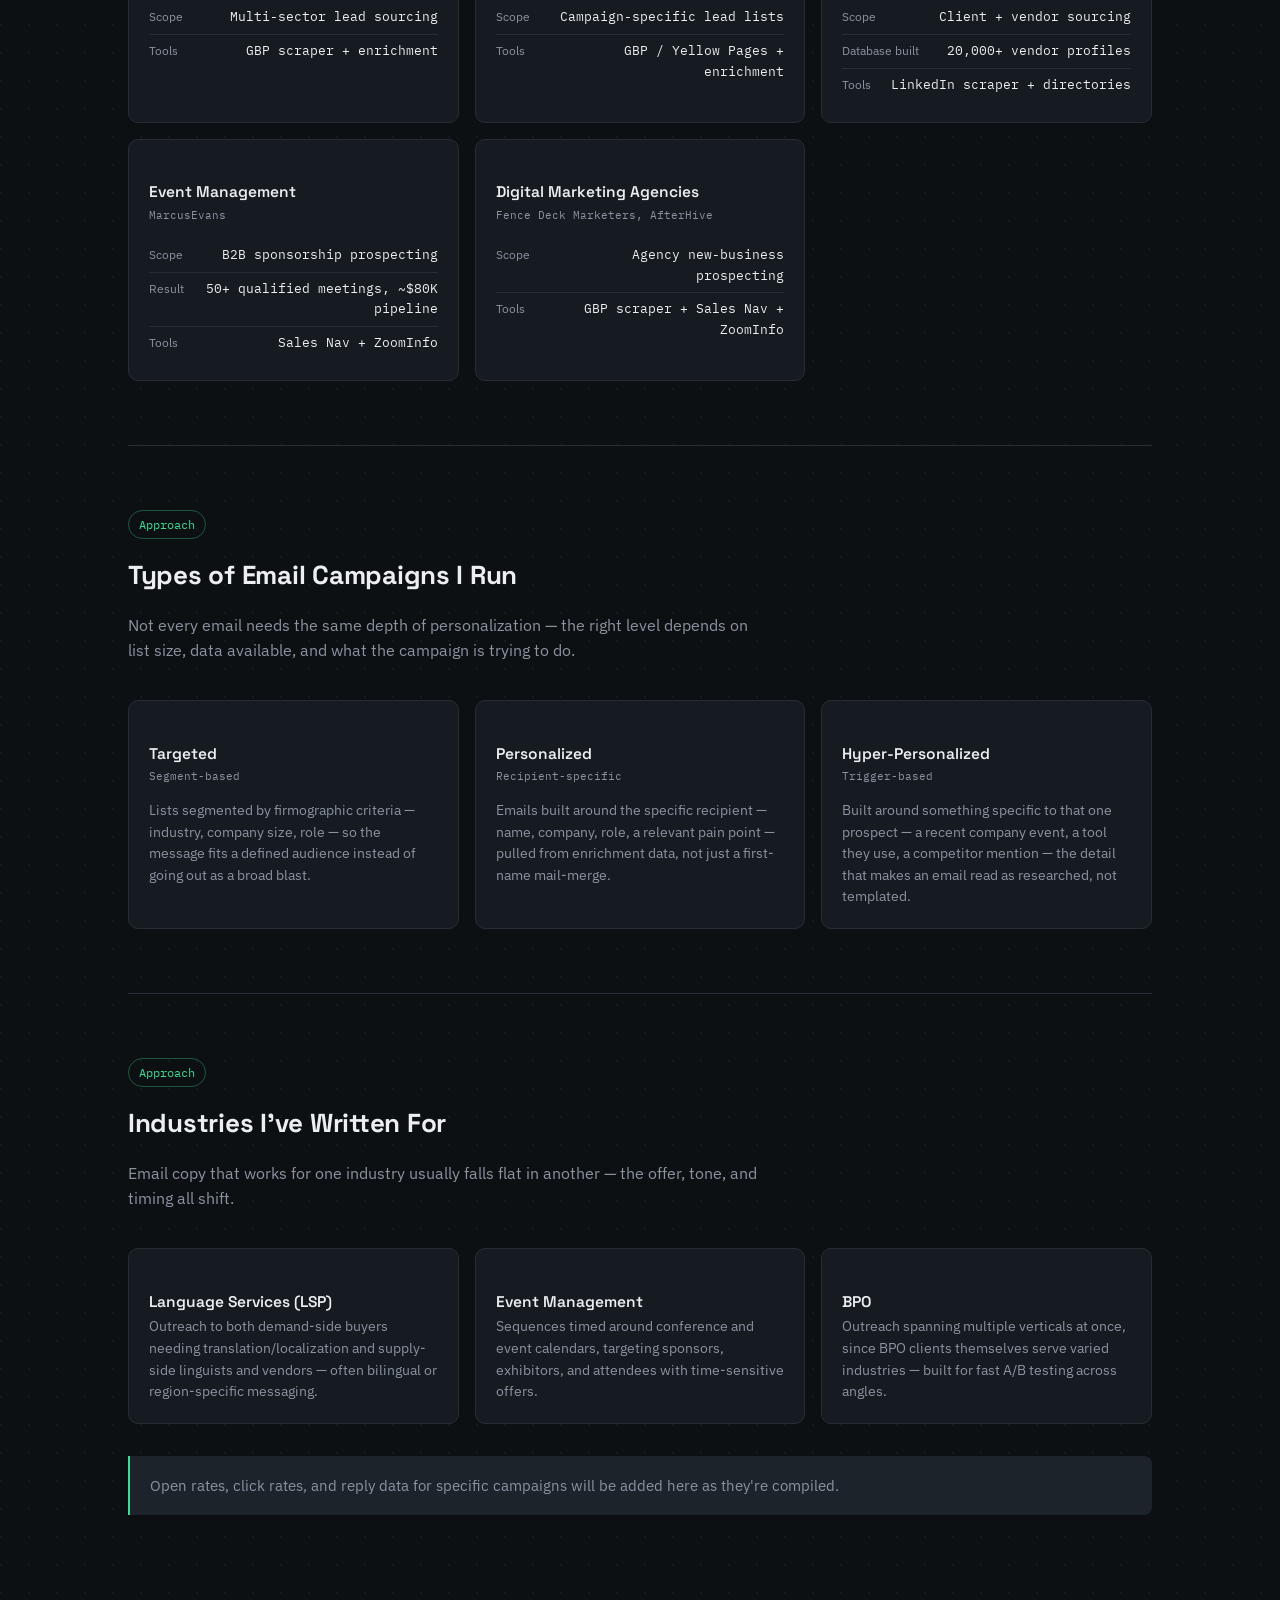
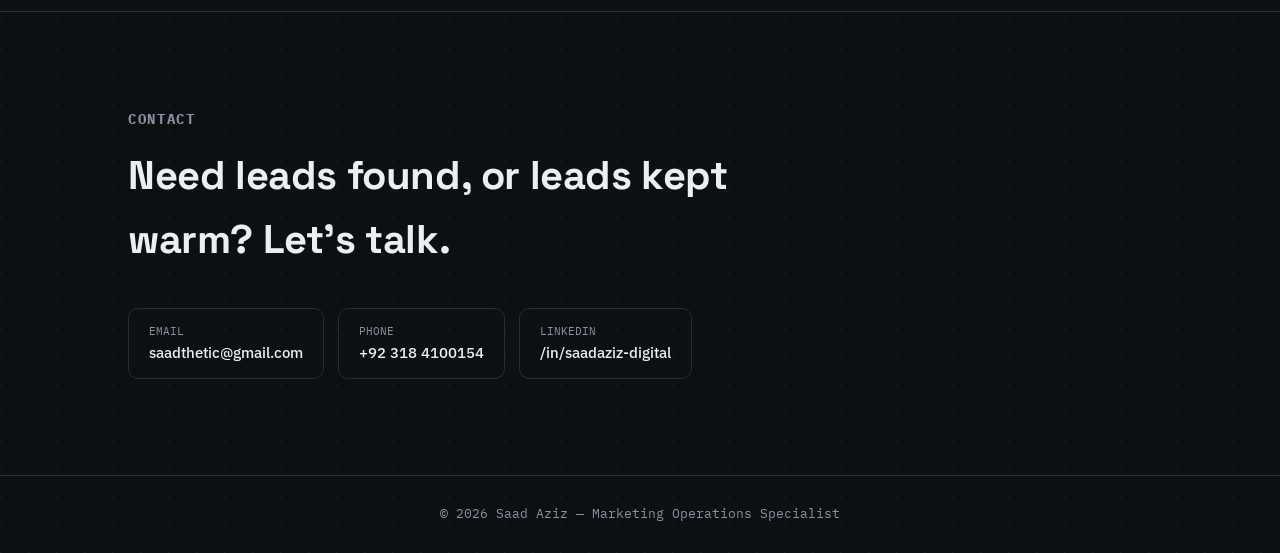
<file: lead-gen-email.html>
<!DOCTYPE html>
<html lang="en">
<head>
<meta charset="UTF-8">
<meta name="viewport" content="width=device-width, initial-scale=1.0">
<title>Lead Generation & Email Marketing — Saad Aziz</title>
<meta name="description" content="Lead generation, market research, data mining, and email marketing work by Saad Aziz.">
<link rel="preconnect" href="https://fonts.googleapis.com">
<link rel="preconnect" href="https://fonts.gstatic.com" crossorigin>
<link href="https://fonts.googleapis.com/css2?family=Space+Grotesk:wght@500;600;700&family=IBM+Plex+Sans:wght@400;500;600&family=IBM+Plex+Mono:wght@400;500&display=swap" rel="stylesheet">
<link rel="stylesheet" href="style.css">
</head>
<body>

<header class="top">
  <div class="topbar">
    <a class="brand" href="index.html">SAAD <span>AZIZ</span></a>
    <nav class="pages">
      <a href="index.html">Home</a>
      <a href="automation.html">Automation</a>
      <a href="performance-marketing.html">Performance Marketing</a>
      <a href="lead-gen-email.html" class="active">Lead Gen &amp; Email</a>
    </nav>
    <a class="top-cta" href="#contact">Get in touch →</a>
  </div>
</header>

<section class="hero service-hero">
  <div class="wrap">
    <div class="eyebrow">Service</div>
    <h1>Lead Generation &amp; Email Marketing</h1>
    <p class="lede">Finding the right people and staying in front of them. On the front end: sourcing and enriching B2B lead data, and building the funnels that turn traffic into qualified leads. On the back end: nurture and outreach sequences that keep those leads warm until they're ready to buy.</p>
    <div class="tool-badges">
      <span class="badge">Google Dorking</span>
      <span class="badge">GBP Scrapers</span>
      <span class="badge">LinkedIn Scrapers</span>
      <span class="badge">Sales Navigator</span>
      <span class="badge">Directory Scrapers</span>
      <span class="badge">ZoomInfo</span>
      <span class="badge">Hunter.io</span>
      <span class="badge">Apollo.io</span>
      <span class="badge">WhatConverts</span>
    </div>
    <p style="color:var(--muted); font-size:12px; font-family:'IBM Plex Mono',monospace; text-transform:uppercase; letter-spacing:0.08em; margin:24px 0 10px;">Email platforms I've worked in</p>
    <div class="tool-badges">
      <span class="badge">HubSpot</span>
      <span class="badge">GoHighLevel</span>
      <span class="badge">Sender.net</span>
      <span class="badge">Brevo</span>
      <span class="badge">Mailchimp</span>
      <span class="badge">MailWiz</span>
      <span class="badge">Zoho</span>
    </div>
  </div>
</section>

<section class="process">
  <div class="wrap">
    <h2 class="section-label">How I approach lead generation</h2>
    <div class="process-grid">
      <div class="process-card">
        <span class="process-step-num">01</span>
        <h4>Define the offer</h4>
        <p>Pin down what's compelling enough to make a stranger hand over their contact info.</p>
      </div>
      <div class="process-card">
        <span class="process-step-num">02</span>
        <h4>Source &amp; enrich the list</h4>
        <p>Pull from business listings, professional networks, and directories, then clean and enrich the data.</p>
      </div>
      <div class="process-card">
        <span class="process-step-num">03</span>
        <h4>Design the funnel</h4>
        <p>Build the landing page and form flow that gets a visitor from click to lead in one path.</p>
      </div>
      <div class="process-card">
        <span class="process-step-num">04</span>
        <h4>Nurture &amp; qualify</h4>
        <p>Route qualified leads to sales and put the rest into an email sequence until they're ready.</p>
      </div>
    </div>
  </div>
</section>

<section class="work" id="work">
  <div class="wrap">
    <h2 class="section-label">Capabilities &amp; case studies</h2>

    <div class="case-block" style="margin-top:24px;">
      <div class="case-head">
        <span class="case-tag">Capability</span>
        <h3>Market Research &amp; Data Mining</h3>
        <p>Before a funnel or campaign runs, someone has to build the list. I source and enrich B2B lead data across industries, then clean and enrich it into something a sales team can actually work.</p>
      </div>

      <div class="client-grid">
        <div class="client-card">
          <h4>BPO</h4>
          <span class="client-period">Cortex &amp; Hivnox</span>
          <div class="stat-row"><span class="k">Scope</span><span class="v">Multi-sector lead sourcing</span></div>
          <div class="stat-row"><span class="k">Tools</span><span class="v">GBP scraper + enrichment</span></div>
        </div>
        <div class="client-card">
          <h4>Telecommunications</h4>
          <span class="client-period">AT&amp;T, Spectrum, Comcast</span>
          <div class="stat-row"><span class="k">Scope</span><span class="v">Campaign-specific lead lists</span></div>
          <div class="stat-row"><span class="k">Tools</span><span class="v">GBP / Yellow Pages + enrichment</span></div>
        </div>
        <div class="client-card">
          <h4>Language Services (LSP)</h4>
          <span class="client-period">TransLinguist &amp; vendors</span>
          <div class="stat-row"><span class="k">Scope</span><span class="v">Client + vendor sourcing</span></div>
          <div class="stat-row"><span class="k">Database built</span><span class="v">20,000+ vendor profiles</span></div>
          <div class="stat-row"><span class="k">Tools</span><span class="v">LinkedIn scraper + directories</span></div>
        </div>
        <div class="client-card">
          <h4>Event Management</h4>
          <span class="client-period">MarcusEvans</span>
          <div class="stat-row"><span class="k">Scope</span><span class="v">B2B sponsorship prospecting</span></div>
          <div class="stat-row"><span class="k">Result</span><span class="v">50+ qualified meetings, ~$80K pipeline</span></div>
          <div class="stat-row"><span class="k">Tools</span><span class="v">Sales Nav + ZoomInfo</span></div>
        </div>
        <div class="client-card">
          <h4>Digital Marketing Agencies</h4>
          <span class="client-period">Fence Deck Marketers, AfterHive</span>
          <div class="stat-row"><span class="k">Scope</span><span class="v">Agency new-business prospecting</span></div>
          <div class="stat-row"><span class="k">Tools</span><span class="v">GBP scraper + Sales Nav + ZoomInfo</span></div>
        </div>
      </div>
    </div>

    <div class="case-block" style="margin-top:64px; padding-top:64px; border-top:1px solid var(--line);">
      <div class="case-head">
        <span class="case-tag">Approach</span>
        <h3>Types of Email Campaigns I Run</h3>
        <p>Not every email needs the same depth of personalization — the right level depends on list size, data available, and what the campaign is trying to do.</p>
      </div>

      <div class="client-grid" style="grid-template-columns:repeat(3,1fr);">
        <div class="client-card">
          <h4>Targeted</h4>
          <span class="client-period">Segment-based</span>
          <p style="color:var(--muted); font-size:13.5px; margin:0;">Lists segmented by firmographic criteria — industry, company size, role — so the message fits a defined audience instead of going out as a broad blast.</p>
        </div>
        <div class="client-card">
          <h4>Personalized</h4>
          <span class="client-period">Recipient-specific</span>
          <p style="color:var(--muted); font-size:13.5px; margin:0;">Emails built around the specific recipient — name, company, role, a relevant pain point — pulled from enrichment data, not just a first-name mail-merge.</p>
        </div>
        <div class="client-card">
          <h4>Hyper-Personalized</h4>
          <span class="client-period">Trigger-based</span>
          <p style="color:var(--muted); font-size:13.5px; margin:0;">Built around something specific to that one prospect — a recent company event, a tool they use, a competitor mention — the detail that makes an email read as researched, not templated.</p>
        </div>
      </div>
    </div>

    <div class="case-block" style="margin-top:64px; padding-top:64px; border-top:1px solid var(--line);">
      <div class="case-head">
        <span class="case-tag">Approach</span>
        <h3>Industries I've Written For</h3>
        <p>Email copy that works for one industry usually falls flat in another — the offer, tone, and timing all shift.</p>
      </div>

      <div class="client-grid" style="grid-template-columns:repeat(3,1fr);">
        <div class="client-card">
          <h4>Language Services (LSP)</h4>
          <p style="color:var(--muted); font-size:13.5px; margin:0;">Outreach to both demand-side buyers needing translation/localization and supply-side linguists and vendors — often bilingual or region-specific messaging.</p>
        </div>
        <div class="client-card">
          <h4>Event Management</h4>
          <p style="color:var(--muted); font-size:13.5px; margin:0;">Sequences timed around conference and event calendars, targeting sponsors, exhibitors, and attendees with time-sensitive offers.</p>
        </div>
        <div class="client-card">
          <h4>BPO</h4>
          <p style="color:var(--muted); font-size:13.5px; margin:0;">Outreach spanning multiple verticals at once, since BPO clients themselves serve varied industries — built for fast A/B testing across angles.</p>
        </div>
      </div>

      <div class="case-note" style="margin-top:32px;">
        Open rates, click rates, and reply data for specific campaigns will be added here as they're compiled.
      </div>
    </div>

    <!--
      ADD CASE STUDIES WITH RESULTS HERE.
      Once you have a project with actual outcome numbers (leads sourced, open/click/
      reply rate, etc.), add a .case-block with a .stat-grid — see
      performance-marketing.html for the structure.
    -->
  </div>
</section>

<section class="contact" id="contact">
  <div class="wrap">
    <h2 class="section-label">Contact</h2>
    <h3 style="margin-top:14px;">Need leads found, or leads kept warm? Let's talk.</h3>
    <div class="contact-links">
      <a class="clink" href="mailto:saadthetic@gmail.com">
        <div><span class="lab">Email</span><span class="val">saadthetic@gmail.com</span></div>
      </a>
      <a class="clink" href="tel:+923184100154">
        <div><span class="lab">Phone</span><span class="val">+92 318 4100154</span></div>
      </a>
      <a class="clink" href="https://www.linkedin.com/in/saadaziz-digital/" target="_blank" rel="noopener">
        <div><span class="lab">LinkedIn</span><span class="val">/in/saadaziz-digital</span></div>
      </a>
    </div>
  </div>
</section>

<footer>© 2026 Saad Aziz — Marketing Operations Specialist</footer>

</body>
</html>
</file>
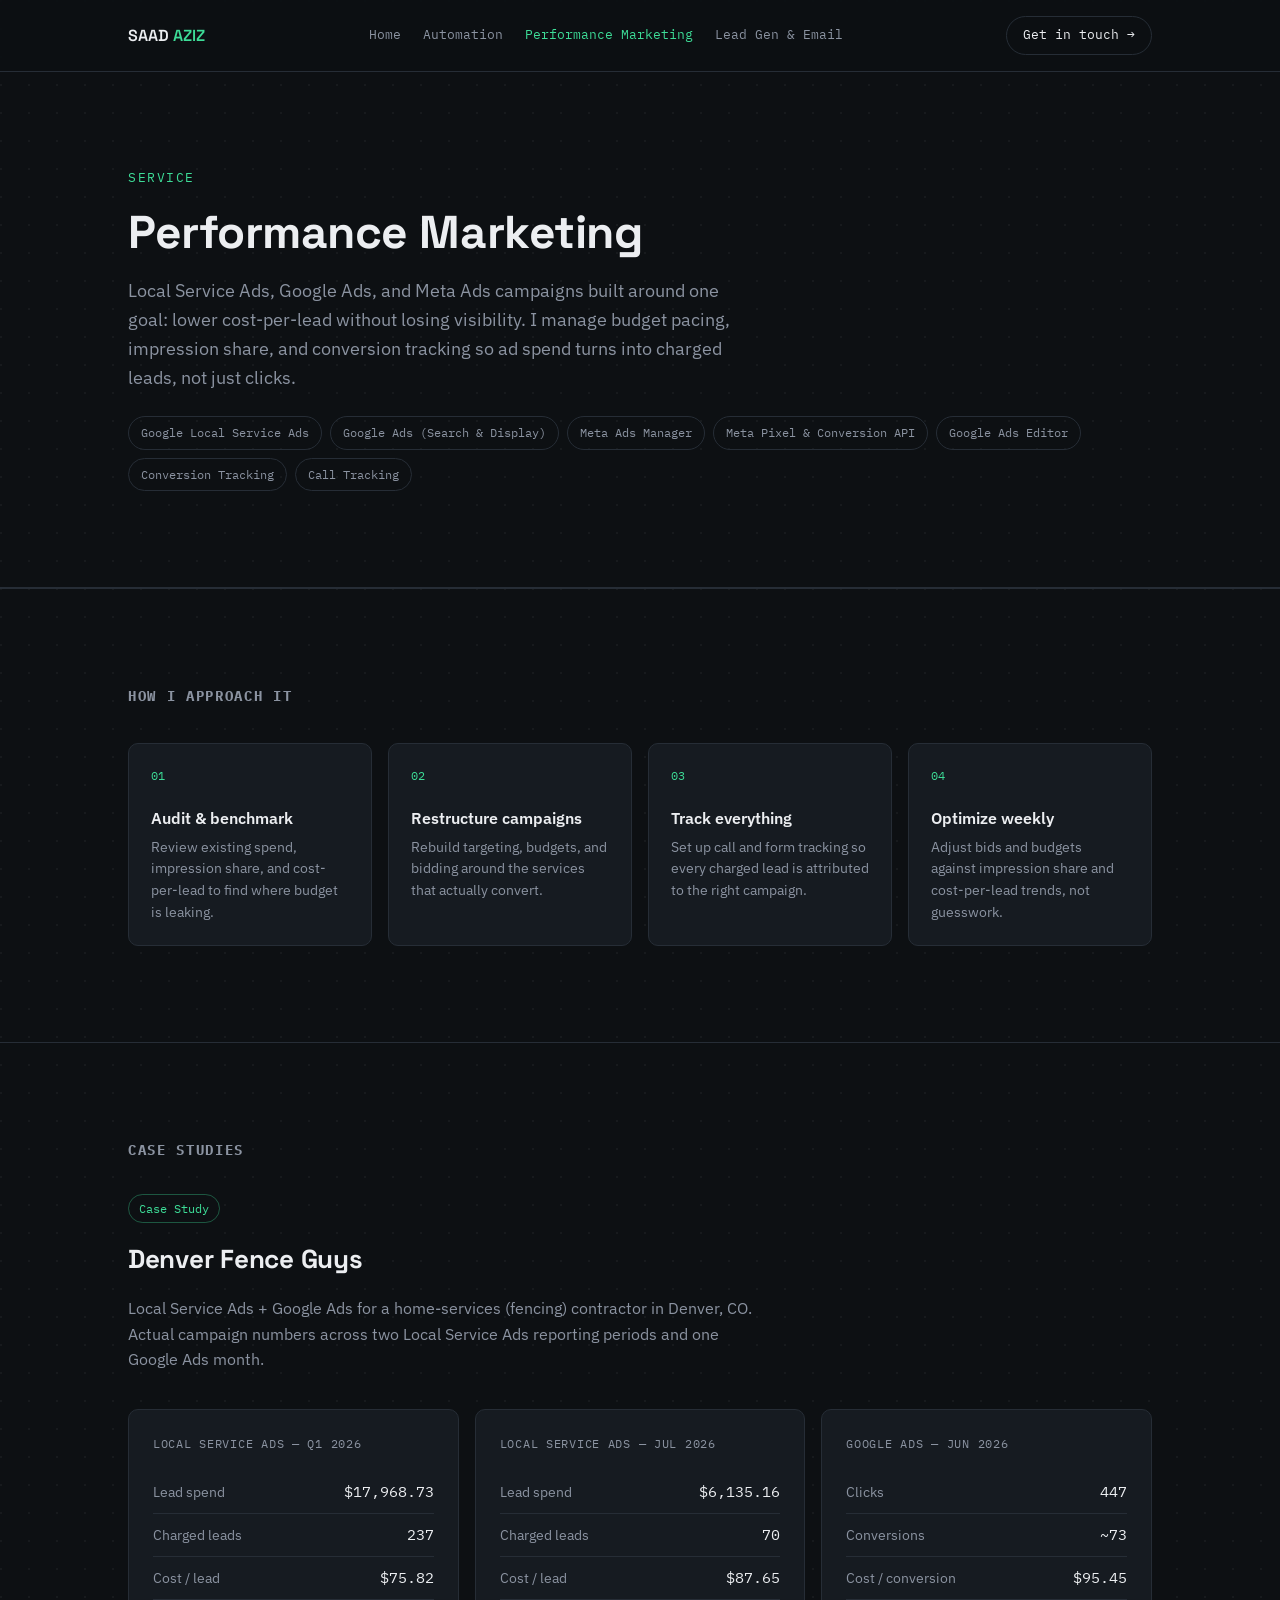
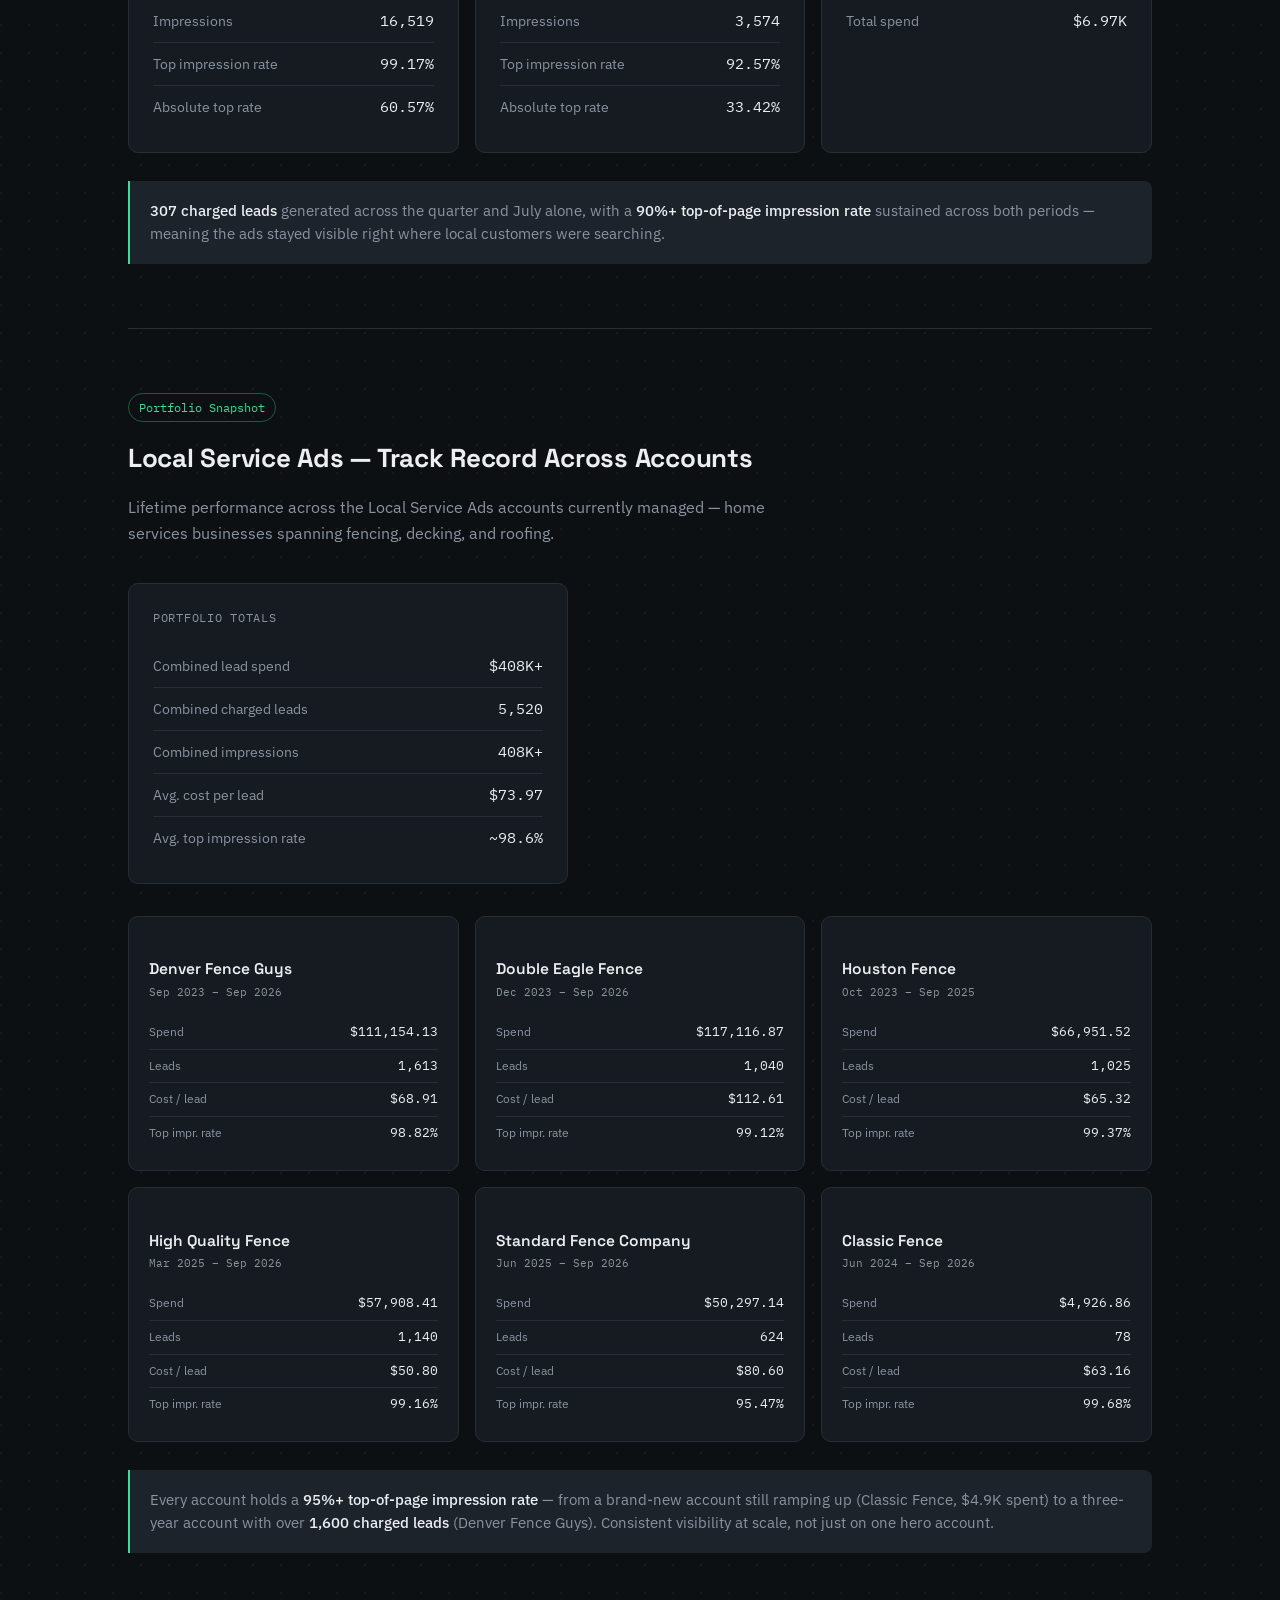
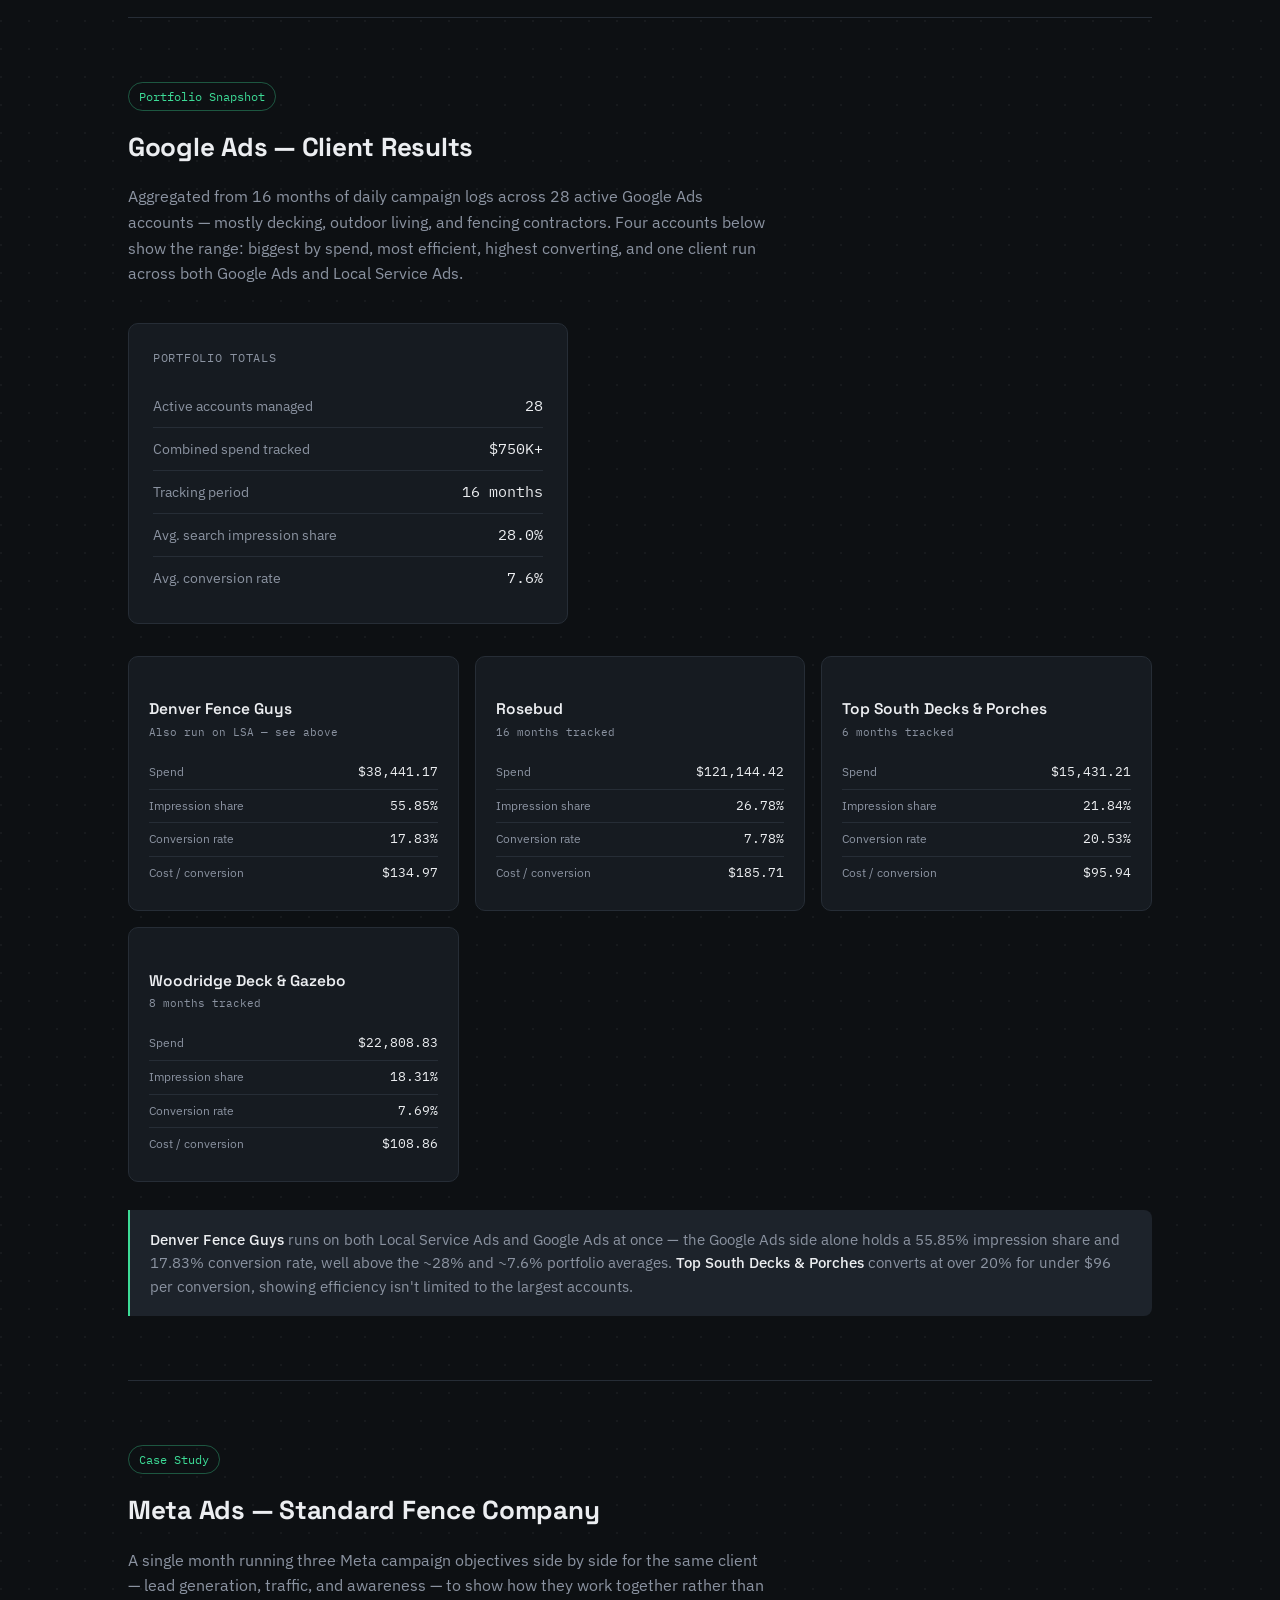
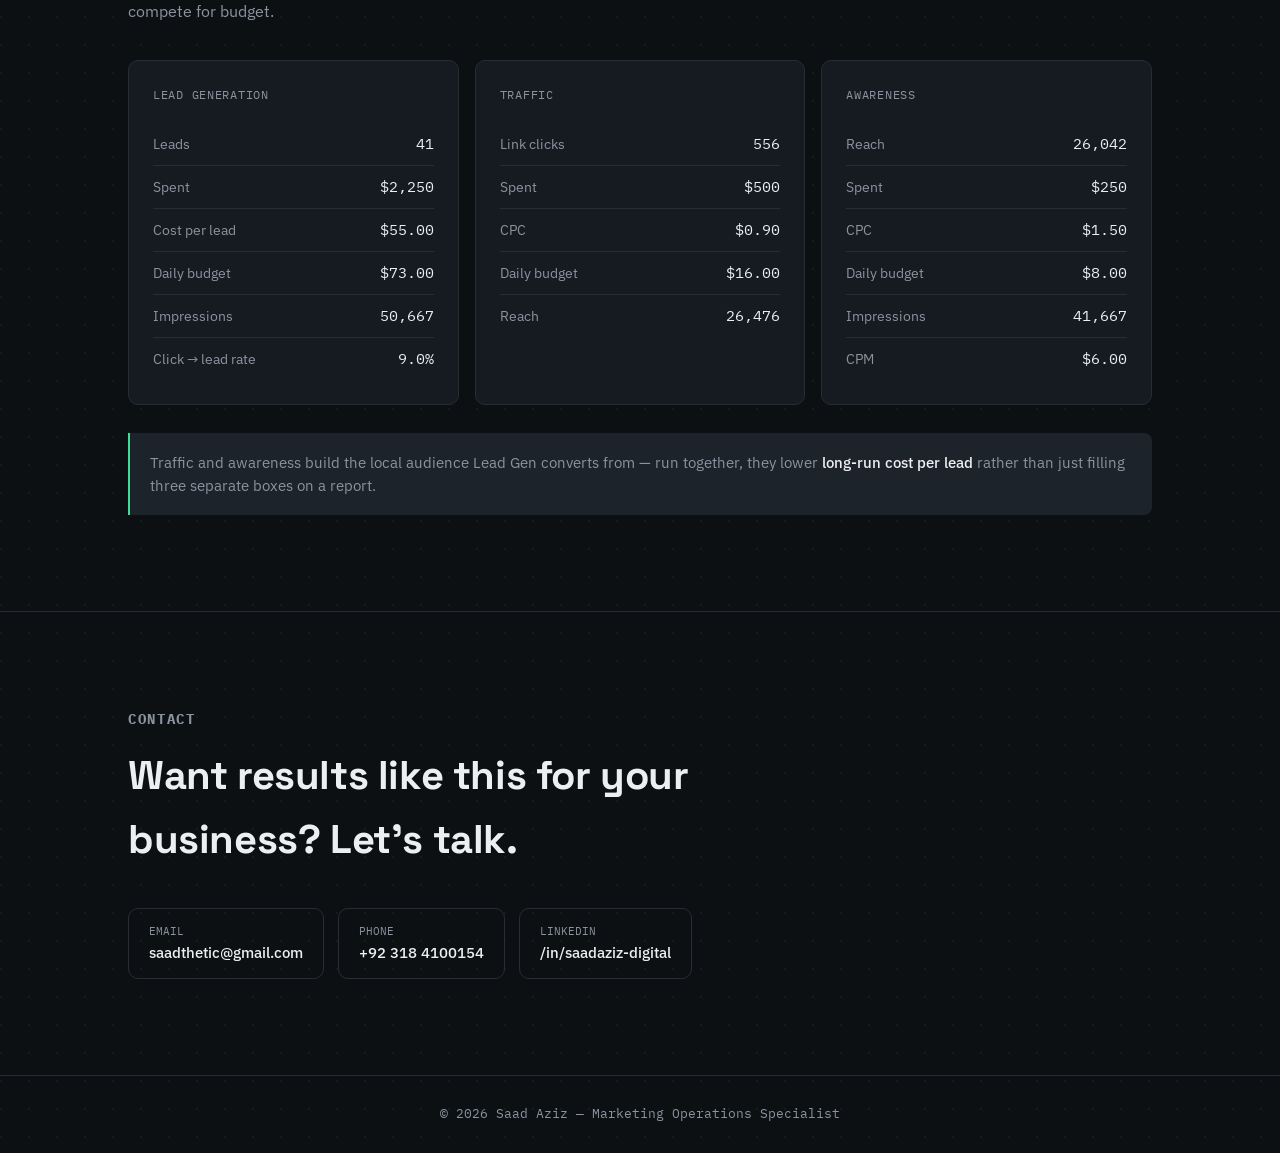
<file: performance-marketing.html>
<!DOCTYPE html>
<html lang="en">
<head>
<meta charset="UTF-8">
<meta name="viewport" content="width=device-width, initial-scale=1.0">
<title>Performance Marketing — Saad Aziz</title>
<meta name="description" content="Local Service Ads and Google Ads campaign work by Saad Aziz, including real cost-per-lead and impression-share results.">
<link rel="preconnect" href="https://fonts.googleapis.com">
<link rel="preconnect" href="https://fonts.gstatic.com" crossorigin>
<link href="https://fonts.googleapis.com/css2?family=Space+Grotesk:wght@500;600;700&family=IBM+Plex+Sans:wght@400;500;600&family=IBM+Plex+Mono:wght@400;500&display=swap" rel="stylesheet">
<link rel="stylesheet" href="style.css">
</head>
<body>

<header class="top">
  <div class="topbar">
    <a class="brand" href="index.html">SAAD <span>AZIZ</span></a>
    <nav class="pages">
      <a href="index.html">Home</a>
      <a href="automation.html">Automation</a>
      <a href="performance-marketing.html" class="active">Performance Marketing</a>
      <a href="lead-gen-email.html">Lead Gen &amp; Email</a>
    </nav>
    <a class="top-cta" href="#contact">Get in touch →</a>
  </div>
</header>

<section class="hero service-hero">
  <div class="wrap">
    <div class="eyebrow">Service</div>
    <h1>Performance Marketing</h1>
    <p class="lede">Local Service Ads, Google Ads, and Meta Ads campaigns built around one goal: lower cost-per-lead without losing visibility. I manage budget pacing, impression share, and conversion tracking so ad spend turns into charged leads, not just clicks.</p>
    <div class="tool-badges">
      <span class="badge">Google Local Service Ads</span>
      <span class="badge">Google Ads (Search &amp; Display)</span>
      <span class="badge">Meta Ads Manager</span>
      <span class="badge">Meta Pixel &amp; Conversion API</span>
      <span class="badge">Google Ads Editor</span>
      <span class="badge">Conversion Tracking</span>
      <span class="badge">Call Tracking</span>
    </div>
  </div>
</section>

<section class="process">
  <div class="wrap">
    <h2 class="section-label">How I approach it</h2>
    <div class="process-grid">
      <div class="process-card">
        <span class="process-step-num">01</span>
        <h4>Audit &amp; benchmark</h4>
        <p>Review existing spend, impression share, and cost-per-lead to find where budget is leaking.</p>
      </div>
      <div class="process-card">
        <span class="process-step-num">02</span>
        <h4>Restructure campaigns</h4>
        <p>Rebuild targeting, budgets, and bidding around the services that actually convert.</p>
      </div>
      <div class="process-card">
        <span class="process-step-num">03</span>
        <h4>Track everything</h4>
        <p>Set up call and form tracking so every charged lead is attributed to the right campaign.</p>
      </div>
      <div class="process-card">
        <span class="process-step-num">04</span>
        <h4>Optimize weekly</h4>
        <p>Adjust bids and budgets against impression share and cost-per-lead trends, not guesswork.</p>
      </div>
    </div>
  </div>
</section>

<section class="work" id="work">
  <div class="wrap">
    <h2 class="section-label">Case studies</h2>

    <div class="case-block" style="margin-top:32px;">
      <div class="case-head">
        <span class="case-tag">Case Study</span>
        <h3>Denver Fence Guys</h3>
        <p>Local Service Ads + Google Ads for a home-services (fencing) contractor in Denver, CO. Actual campaign numbers across two Local Service Ads reporting periods and one Google Ads month.</p>
      </div>

      <div class="stat-grid">
        <div class="stat-panel">
          <span class="stat-panel-label">Local Service Ads — Q1 2026</span>
          <div class="stat-row"><span class="k">Lead spend</span><span class="v">$17,968.73</span></div>
          <div class="stat-row"><span class="k">Charged leads</span><span class="v">237</span></div>
          <div class="stat-row"><span class="k">Cost / lead</span><span class="v">$75.82</span></div>
          <div class="stat-row"><span class="k">Impressions</span><span class="v">16,519</span></div>
          <div class="stat-row"><span class="k">Top impression rate</span><span class="v">99.17%</span></div>
          <div class="stat-row"><span class="k">Absolute top rate</span><span class="v">60.57%</span></div>
        </div>
        <div class="stat-panel">
          <span class="stat-panel-label">Local Service Ads — Jul 2026</span>
          <div class="stat-row"><span class="k">Lead spend</span><span class="v">$6,135.16</span></div>
          <div class="stat-row"><span class="k">Charged leads</span><span class="v">70</span></div>
          <div class="stat-row"><span class="k">Cost / lead</span><span class="v">$87.65</span></div>
          <div class="stat-row"><span class="k">Impressions</span><span class="v">3,574</span></div>
          <div class="stat-row"><span class="k">Top impression rate</span><span class="v">92.57%</span></div>
          <div class="stat-row"><span class="k">Absolute top rate</span><span class="v">33.42%</span></div>
        </div>
        <div class="stat-panel">
          <span class="stat-panel-label">Google Ads — Jun 2026</span>
          <div class="stat-row"><span class="k">Clicks</span><span class="v">447</span></div>
          <div class="stat-row"><span class="k">Conversions</span><span class="v">~73</span></div>
          <div class="stat-row"><span class="k">Cost / conversion</span><span class="v">$95.45</span></div>
          <div class="stat-row"><span class="k">Total spend</span><span class="v">$6.97K</span></div>
        </div>
      </div>

      <div class="case-note">
        <strong>307 charged leads</strong> generated across the quarter and July alone, with a <strong>90%+ top-of-page impression rate</strong> sustained across both periods — meaning the ads stayed visible right where local customers were searching.
      </div>
    </div>

    <div class="case-block" style="margin-top:64px; padding-top:64px; border-top:1px solid var(--line);">
      <div class="case-head">
        <span class="case-tag">Portfolio Snapshot</span>
        <h3>Local Service Ads — Track Record Across Accounts</h3>
        <p>Lifetime performance across the Local Service Ads accounts currently managed — home services businesses spanning fencing, decking, and roofing.</p>
      </div>

      <div class="stat-panel" style="max-width:440px; margin-bottom:32px;">
        <span class="stat-panel-label">Portfolio Totals</span>
        <div class="stat-row"><span class="k">Combined lead spend</span><span class="v">$408K+</span></div>
        <div class="stat-row"><span class="k">Combined charged leads</span><span class="v">5,520</span></div>
        <div class="stat-row"><span class="k">Combined impressions</span><span class="v">408K+</span></div>
        <div class="stat-row"><span class="k">Avg. cost per lead</span><span class="v">$73.97</span></div>
        <div class="stat-row"><span class="k">Avg. top impression rate</span><span class="v">~98.6%</span></div>
      </div>

      <div class="client-grid">
        <div class="client-card">
          <h4>Denver Fence Guys</h4>
          <span class="client-period">Sep 2023 – Sep 2026</span>
          <div class="stat-row"><span class="k">Spend</span><span class="v">$111,154.13</span></div>
          <div class="stat-row"><span class="k">Leads</span><span class="v">1,613</span></div>
          <div class="stat-row"><span class="k">Cost / lead</span><span class="v">$68.91</span></div>
          <div class="stat-row"><span class="k">Top impr. rate</span><span class="v">98.82%</span></div>
        </div>
        <div class="client-card">
          <h4>Double Eagle Fence</h4>
          <span class="client-period">Dec 2023 – Sep 2026</span>
          <div class="stat-row"><span class="k">Spend</span><span class="v">$117,116.87</span></div>
          <div class="stat-row"><span class="k">Leads</span><span class="v">1,040</span></div>
          <div class="stat-row"><span class="k">Cost / lead</span><span class="v">$112.61</span></div>
          <div class="stat-row"><span class="k">Top impr. rate</span><span class="v">99.12%</span></div>
        </div>
        <div class="client-card">
          <h4>Houston Fence</h4>
          <span class="client-period">Oct 2023 – Sep 2025</span>
          <div class="stat-row"><span class="k">Spend</span><span class="v">$66,951.52</span></div>
          <div class="stat-row"><span class="k">Leads</span><span class="v">1,025</span></div>
          <div class="stat-row"><span class="k">Cost / lead</span><span class="v">$65.32</span></div>
          <div class="stat-row"><span class="k">Top impr. rate</span><span class="v">99.37%</span></div>
        </div>
        <div class="client-card">
          <h4>High Quality Fence</h4>
          <span class="client-period">Mar 2025 – Sep 2026</span>
          <div class="stat-row"><span class="k">Spend</span><span class="v">$57,908.41</span></div>
          <div class="stat-row"><span class="k">Leads</span><span class="v">1,140</span></div>
          <div class="stat-row"><span class="k">Cost / lead</span><span class="v">$50.80</span></div>
          <div class="stat-row"><span class="k">Top impr. rate</span><span class="v">99.16%</span></div>
        </div>
        <div class="client-card">
          <h4>Standard Fence Company</h4>
          <span class="client-period">Jun 2025 – Sep 2026</span>
          <div class="stat-row"><span class="k">Spend</span><span class="v">$50,297.14</span></div>
          <div class="stat-row"><span class="k">Leads</span><span class="v">624</span></div>
          <div class="stat-row"><span class="k">Cost / lead</span><span class="v">$80.60</span></div>
          <div class="stat-row"><span class="k">Top impr. rate</span><span class="v">95.47%</span></div>
        </div>
        <div class="client-card">
          <h4>Classic Fence</h4>
          <span class="client-period">Jun 2024 – Sep 2026</span>
          <div class="stat-row"><span class="k">Spend</span><span class="v">$4,926.86</span></div>
          <div class="stat-row"><span class="k">Leads</span><span class="v">78</span></div>
          <div class="stat-row"><span class="k">Cost / lead</span><span class="v">$63.16</span></div>
          <div class="stat-row"><span class="k">Top impr. rate</span><span class="v">99.68%</span></div>
        </div>
      </div>

      <div class="case-note">
        Every account holds a <strong>95%+ top-of-page impression rate</strong> — from a brand-new account still ramping up (Classic Fence, $4.9K spent) to a three-year account with over <strong>1,600 charged leads</strong> (Denver Fence Guys). Consistent visibility at scale, not just on one hero account.
      </div>
    </div>

    <div class="case-block" style="margin-top:64px; padding-top:64px; border-top:1px solid var(--line);">
      <div class="case-head">
        <span class="case-tag">Portfolio Snapshot</span>
        <h3>Google Ads — Client Results</h3>
        <p>Aggregated from 16 months of daily campaign logs across 28 active Google Ads accounts — mostly decking, outdoor living, and fencing contractors. Four accounts below show the range: biggest by spend, most efficient, highest converting, and one client run across both Google Ads and Local Service Ads.</p>
      </div>

      <div class="stat-panel" style="max-width:440px; margin-bottom:32px;">
        <span class="stat-panel-label">Portfolio Totals</span>
        <div class="stat-row"><span class="k">Active accounts managed</span><span class="v">28</span></div>
        <div class="stat-row"><span class="k">Combined spend tracked</span><span class="v">$750K+</span></div>
        <div class="stat-row"><span class="k">Tracking period</span><span class="v">16 months</span></div>
        <div class="stat-row"><span class="k">Avg. search impression share</span><span class="v">28.0%</span></div>
        <div class="stat-row"><span class="k">Avg. conversion rate</span><span class="v">7.6%</span></div>
      </div>

      <div class="client-grid">
        <div class="client-card">
          <h4>Denver Fence Guys</h4>
          <span class="client-period">Also run on LSA — see above</span>
          <div class="stat-row"><span class="k">Spend</span><span class="v">$38,441.17</span></div>
          <div class="stat-row"><span class="k">Impression share</span><span class="v">55.85%</span></div>
          <div class="stat-row"><span class="k">Conversion rate</span><span class="v">17.83%</span></div>
          <div class="stat-row"><span class="k">Cost / conversion</span><span class="v">$134.97</span></div>
        </div>
        <div class="client-card">
          <h4>Rosebud</h4>
          <span class="client-period">16 months tracked</span>
          <div class="stat-row"><span class="k">Spend</span><span class="v">$121,144.42</span></div>
          <div class="stat-row"><span class="k">Impression share</span><span class="v">26.78%</span></div>
          <div class="stat-row"><span class="k">Conversion rate</span><span class="v">7.78%</span></div>
          <div class="stat-row"><span class="k">Cost / conversion</span><span class="v">$185.71</span></div>
        </div>
        <div class="client-card">
          <h4>Top South Decks &amp; Porches</h4>
          <span class="client-period">6 months tracked</span>
          <div class="stat-row"><span class="k">Spend</span><span class="v">$15,431.21</span></div>
          <div class="stat-row"><span class="k">Impression share</span><span class="v">21.84%</span></div>
          <div class="stat-row"><span class="k">Conversion rate</span><span class="v">20.53%</span></div>
          <div class="stat-row"><span class="k">Cost / conversion</span><span class="v">$95.94</span></div>
        </div>
        <div class="client-card">
          <h4>Woodridge Deck &amp; Gazebo</h4>
          <span class="client-period">8 months tracked</span>
          <div class="stat-row"><span class="k">Spend</span><span class="v">$22,808.83</span></div>
          <div class="stat-row"><span class="k">Impression share</span><span class="v">18.31%</span></div>
          <div class="stat-row"><span class="k">Conversion rate</span><span class="v">7.69%</span></div>
          <div class="stat-row"><span class="k">Cost / conversion</span><span class="v">$108.86</span></div>
        </div>
      </div>

      <div class="case-note">
        <strong>Denver Fence Guys</strong> runs on both Local Service Ads and Google Ads at once — the Google Ads side alone holds a 55.85% impression share and 17.83% conversion rate, well above the ~28% and ~7.6% portfolio averages. <strong>Top South Decks &amp; Porches</strong> converts at over 20% for under $96 per conversion, showing efficiency isn't limited to the largest accounts.
      </div>
    </div>

    <div class="case-block" style="margin-top:64px; padding-top:64px; border-top:1px solid var(--line);">
      <div class="case-head">
        <span class="case-tag">Case Study</span>
        <h3>Meta Ads — Standard Fence Company</h3>
        <p>A single month running three Meta campaign objectives side by side for the same client — lead generation, traffic, and awareness — to show how they work together rather than compete for budget.</p>
      </div>

      <div class="stat-grid">
        <div class="stat-panel">
          <span class="stat-panel-label">Lead Generation</span>
          <div class="stat-row"><span class="k">Leads</span><span class="v">41</span></div>
          <div class="stat-row"><span class="k">Spent</span><span class="v">$2,250</span></div>
          <div class="stat-row"><span class="k">Cost per lead</span><span class="v">$55.00</span></div>
          <div class="stat-row"><span class="k">Daily budget</span><span class="v">$73.00</span></div>
          <div class="stat-row"><span class="k">Impressions</span><span class="v">50,667</span></div>
          <div class="stat-row"><span class="k">Click → lead rate</span><span class="v">9.0%</span></div>
        </div>
        <div class="stat-panel">
          <span class="stat-panel-label">Traffic</span>
          <div class="stat-row"><span class="k">Link clicks</span><span class="v">556</span></div>
          <div class="stat-row"><span class="k">Spent</span><span class="v">$500</span></div>
          <div class="stat-row"><span class="k">CPC</span><span class="v">$0.90</span></div>
          <div class="stat-row"><span class="k">Daily budget</span><span class="v">$16.00</span></div>
          <div class="stat-row"><span class="k">Reach</span><span class="v">26,476</span></div>
        </div>
        <div class="stat-panel">
          <span class="stat-panel-label">Awareness</span>
          <div class="stat-row"><span class="k">Reach</span><span class="v">26,042</span></div>
          <div class="stat-row"><span class="k">Spent</span><span class="v">$250</span></div>
          <div class="stat-row"><span class="k">CPC</span><span class="v">$1.50</span></div>
          <div class="stat-row"><span class="k">Daily budget</span><span class="v">$8.00</span></div>
          <div class="stat-row"><span class="k">Impressions</span><span class="v">41,667</span></div>
          <div class="stat-row"><span class="k">CPM</span><span class="v">$6.00</span></div>
        </div>
      </div>

      <div class="case-note">
        Traffic and awareness build the local audience Lead Gen converts from — run together, they lower <strong>long-run cost per lead</strong> rather than just filling three separate boxes on a report.
      </div>
    </div>

    <!--
      ADD MORE CASE STUDIES HERE.
      Copy the entire <div class="case-block">...</div> above (from case-block down to
      its closing tag), paste it below this comment, and swap in the new client's name,
      description, and stat-panel numbers. Each case-block automatically gets a divider
      line above it once there's more than one.
    -->

  </div>
</section>

<section class="contact" id="contact">
  <div class="wrap">
    <h2 class="section-label">Contact</h2>
    <h3 style="margin-top:14px;">Want results like this for your business? Let's talk.</h3>
    <div class="contact-links">
      <a class="clink" href="mailto:saadthetic@gmail.com">
        <div><span class="lab">Email</span><span class="val">saadthetic@gmail.com</span></div>
      </a>
      <a class="clink" href="tel:+923184100154">
        <div><span class="lab">Phone</span><span class="val">+92 318 4100154</span></div>
      </a>
      <a class="clink" href="https://www.linkedin.com/in/saadaziz-digital/" target="_blank" rel="noopener">
        <div><span class="lab">LinkedIn</span><span class="val">/in/saadaziz-digital</span></div>
      </a>
    </div>
  </div>
</section>

<footer>© 2026 Saad Aziz — Marketing Operations Specialist</footer>

</body>
</html>
</file>
<file: style.css>
:root{
  --bg:#0D1013;
  --surface:#161B21;
  --surface-2:#1D232B;
  --line:#262D36;
  --text:#ECEEF1;
  --muted:#8B93A1;
  --mint:#3DDC97;
  --coral:#FF7A45;
  --radius:10px;
}
*{box-sizing:border-box;}
html{scroll-behavior:smooth;}
body{
  margin:0;
  background:
    radial-gradient(circle at 1px 1px, rgba(255,255,255,0.045) 1px, transparent 1px) 0 0/28px 28px,
    var(--bg);
  color:var(--text);
  font-family:'IBM Plex Sans', sans-serif;
  line-height:1.6;
  -webkit-font-smoothing:antialiased;
}
a{color:inherit;}
h1,h2,h3{font-family:'Space Grotesk',sans-serif; margin:0; letter-spacing:-0.01em;}
.mono{font-family:'IBM Plex Mono', monospace;}
.wrap{max-width:1080px; margin:0 auto; padding:0 28px;}
section{padding:96px 0;}
@media(max-width:700px){section{padding:64px 0;}}

/* ---------- Top nav ---------- */
header.top{
  position:sticky; top:0; z-index:50;
  background:rgba(13,16,19,0.9);
  backdrop-filter:blur(8px);
  border-bottom:1px solid var(--line);
}
.topbar{
  display:flex; align-items:center; justify-content:space-between;
  padding:16px 28px; max-width:1080px; margin:0 auto; gap:16px;
}
.brand{font-family:'Space Grotesk',sans-serif; font-weight:600; font-size:16px; flex-shrink:0; text-decoration:none;}
.brand span{color:var(--mint);}
nav.pages{display:flex; gap:22px; flex-wrap:wrap;}
nav.pages a{
  font-family:'IBM Plex Mono',monospace; font-size:13px; text-decoration:none;
  color:var(--muted); transition:color .2s;
}
nav.pages a:hover, nav.pages a.active{color:var(--mint);}
.top-cta{
  font-family:'IBM Plex Mono',monospace; font-size:13px;
  color:var(--text); text-decoration:none; flex-shrink:0;
  border:1px solid var(--line); padding:8px 16px; border-radius:100px;
  transition:border-color .2s, color .2s;
}
.top-cta:hover{border-color:var(--mint); color:var(--mint);}
@media(max-width:820px){
  .topbar{flex-wrap:wrap;}
  nav.pages{order:3; width:100%; padding-top:8px; padding-bottom:6px; gap:20px; flex-wrap:nowrap; overflow-x:auto; -webkit-overflow-scrolling:touch; scrollbar-width:none;}
  nav.pages::-webkit-scrollbar{display:none;}
  nav.pages a{white-space:nowrap; flex-shrink:0;}
}

/* ---------- Hero ---------- */
.eyebrow{
  font-family:'IBM Plex Mono',monospace; font-size:13px; color:var(--mint);
  text-transform:uppercase; letter-spacing:0.12em; margin-bottom:18px;
}
.hero h1{
  font-size:clamp(32px,5vw,54px);
  font-weight:700; line-height:1.1;
  max-width:820px;
}
.hero .lede{margin-top:20px; color:var(--muted); font-size:18px; max-width:620px;}
.hero-ctas{margin-top:32px; display:flex; gap:14px; flex-wrap:wrap;}
.btn{
  font-family:'IBM Plex Mono',monospace; font-size:14px; text-decoration:none;
  padding:13px 22px; border-radius:100px; display:inline-block; border:none; cursor:pointer;
  transition:transform .15s ease, opacity .15s ease;
}
.btn:hover{transform:translateY(-1px);}
.btn-primary{background:var(--mint); color:#08110D; font-weight:500;}
.btn-ghost{border:1px solid var(--line); color:var(--text);}
.btn-ghost:hover{border-color:var(--coral);}

/* ---------- Pipeline signature (home only) ---------- */
.pipeline{margin-top:72px; display:flex; align-items:center;}
.p-node{display:flex; flex-direction:column; align-items:center; gap:10px; flex-shrink:0;}
.p-dot{width:14px; height:14px; border-radius:50%; background:var(--surface-2); border:2px solid var(--mint); box-shadow:0 0 0 6px rgba(61,220,151,0.08);}
.p-node.p-node-alt .p-dot{border-color:var(--coral); box-shadow:0 0 0 6px rgba(255,122,69,0.08);}
.p-label{font-family:'IBM Plex Mono',monospace; font-size:11.5px; text-transform:uppercase; letter-spacing:0.08em; color:var(--muted); white-space:nowrap;}
.p-line{flex:1; height:2px; margin:0 2px; margin-bottom:22px; background-image:repeating-linear-gradient(90deg, var(--mint) 0 8px, transparent 8px 18px); background-size:200% 2px; animation:flow 5s linear infinite;}
@keyframes flow{to{background-position:-100% 0;}}
@media(max-width:680px){
  .pipeline{flex-direction:column; align-items:flex-start; gap:0;}
  .p-node{flex-direction:row; align-items:center;}
  .p-line{width:2px; height:36px; margin:0 0 0 6px; background-image:repeating-linear-gradient(180deg, var(--mint) 0 8px, transparent 8px 18px); background-size:2px 200%; animation:flowV 5s linear infinite;}
}
@keyframes flowV{to{background-position:0 -100%;}}
@media(prefers-reduced-motion:reduce){.p-line, .p-line-v{animation:none;}}

/* ---------- Section label ---------- */
.section-label{font-size:14px; color:var(--muted); font-family:'IBM Plex Mono',monospace; text-transform:uppercase; letter-spacing:0.12em;}

/* ---------- About ---------- */
.about{border-top:1px solid var(--line);}
.about-grid{display:grid; grid-template-columns:180px 1fr; gap:48px;}
@media(max-width:640px){.about-grid{grid-template-columns:1fr;}}
.about p{font-size:17px; max-width:640px;}
.about p + p{margin-top:14px;}

/* ---------- Services overview (home) ---------- */
.services{border-top:1px solid var(--line);}
.svc-head{display:flex; align-items:baseline; justify-content:space-between; margin-bottom:40px; flex-wrap:wrap; gap:12px;}
.svc-head h3{font-size:28px;}
.svc-grid{display:grid; grid-template-columns:repeat(3,1fr); gap:1px; background:var(--line); border:1px solid var(--line); border-radius:var(--radius); overflow:hidden;}
@media(max-width:820px){.svc-grid{grid-template-columns:1fr;}}
.svc-card{background:var(--surface); padding:30px 26px; min-height:170px; display:flex; flex-direction:column; gap:10px; text-decoration:none; transition:background .2s;}
.svc-card:hover{background:var(--surface-2);}
.svc-num{font-family:'IBM Plex Mono',monospace; font-size:12px; color:var(--coral);}
.svc-card h4{font-family:'Space Grotesk',sans-serif; font-size:18px; font-weight:600; margin:0;}
.svc-card p{color:var(--muted); font-size:14.5px; margin:0;}
.svc-arrow{margin-top:auto; font-family:'IBM Plex Mono',monospace; font-size:13px; color:var(--mint);}

/* ---------- Service landing pages ---------- */
.service-hero{border-bottom:1px solid var(--line);}
.service-hero h1{font-size:clamp(30px,4.6vw,46px); max-width:760px;}
.service-hero .lede{max-width:620px;}
.tool-badges{display:flex; flex-wrap:wrap; gap:8px; margin-top:24px;}
.badge{font-family:'IBM Plex Mono',monospace; font-size:12px; color:var(--muted); border:1px solid var(--line); padding:6px 12px; border-radius:100px;}

/* Process steps */
.process{border-top:1px solid var(--line);}
.process-grid{display:grid; grid-template-columns:repeat(4,1fr); gap:16px; margin-top:36px;}
@media(max-width:820px){.process-grid{grid-template-columns:repeat(2,1fr);}}
@media(max-width:560px){.process-grid{grid-template-columns:1fr;}}
.process-card{background:var(--surface); border:1px solid var(--line); border-radius:var(--radius); padding:22px;}
.process-step-num{font-family:'IBM Plex Mono',monospace; font-size:12px; color:var(--mint); margin-bottom:10px; display:block;}
.process-card h4{font-size:15.5px; font-weight:600; margin-bottom:6px;}
.process-card p{color:var(--muted); font-size:13.5px; margin:0;}

/* ---------- Case studies ---------- */
.work{border-top:1px solid var(--line);}
.case-block + .case-block{margin-top:64px; padding-top:64px; border-top:1px solid var(--line);}
.case-head{margin-bottom:36px;}
.case-head h3{font-size:26px; margin-bottom:8px;}
.case-tag{display:inline-block; font-family:'IBM Plex Mono',monospace; font-size:12px; color:var(--mint); border:1px solid rgba(61,220,151,0.35); padding:4px 10px; border-radius:100px; margin-bottom:16px;}
.case-head p{color:var(--muted); max-width:640px;}
.stat-grid{display:grid; grid-template-columns:repeat(3,1fr); gap:16px;}
@media(max-width:820px){.stat-grid{grid-template-columns:1fr;}}
.stat-panel{background:var(--surface); border:1px solid var(--line); border-radius:var(--radius); padding:24px;}
.stat-panel-label{font-family:'IBM Plex Mono',monospace; font-size:12px; color:var(--muted); text-transform:uppercase; letter-spacing:0.06em; margin-bottom:18px; display:block;}
.stat-row{display:flex; justify-content:space-between; align-items:baseline; padding:9px 0; border-top:1px solid var(--line); gap:12px;}
.stat-row:first-of-type{border-top:none;}
.stat-row .k{color:var(--muted); font-size:13.5px; flex-shrink:0;}
.stat-row .v{font-family:'IBM Plex Mono',monospace; font-size:15px; color:var(--text); text-align:right;}
@media(max-width:480px){
  .stat-row{flex-direction:column; align-items:flex-start; gap:3px;}
  .stat-row .v{text-align:left;}
}
.case-note{margin-top:28px; padding:18px 20px; background:var(--surface-2); border-left:2px solid var(--mint); border-radius:0 8px 8px 0; color:var(--muted); font-size:14.5px;}
.case-note strong{color:var(--text); font-weight:500;}

/* Workflow diagram (automation case studies) */
.flow-diagram{display:flex; flex-wrap:wrap; align-items:center; gap:0; background:var(--surface); border:1px solid var(--line); border-radius:var(--radius); padding:28px;}
.flow-step{font-family:'IBM Plex Mono',monospace; font-size:13px; background:var(--surface-2); border:1px solid var(--line); padding:10px 16px; border-radius:8px; white-space:nowrap;}
.flow-arrow{color:var(--coral); padding:0 12px; font-size:16px; flex-shrink:0;}
@media(max-width:680px){
  .flow-diagram{flex-direction:column; align-items:stretch; gap:10px; padding:22px 18px;}
  .flow-step{white-space:normal; text-align:center;}
  .flow-arrow{align-self:center; padding:0; transform:rotate(90deg);}
}

/* Empty state (pages awaiting examples) */
.empty-state{
  background:var(--surface); border:1px dashed var(--line); border-radius:var(--radius);
  padding:40px 28px; text-align:center; color:var(--muted); font-size:15px;
}
.empty-state strong{color:var(--text);}

/* Compact client card grid (portfolio snapshot) */
.client-grid{display:grid; grid-template-columns:repeat(3,1fr); gap:16px;}
@media(max-width:820px){.client-grid{grid-template-columns:repeat(2,1fr);}}
@media(max-width:560px){.client-grid{grid-template-columns:1fr;}}
.client-card{background:var(--surface); border:1px solid var(--line); border-radius:var(--radius); padding:20px;}
.client-card h4{font-family:'Space Grotesk',sans-serif; font-size:15.5px; font-weight:600; margin-bottom:2px;}
.client-card .client-period{font-family:'IBM Plex Mono',monospace; font-size:11px; color:var(--muted); margin-bottom:14px; display:block;}
.client-card .stat-row{padding:6px 0; font-size:13px;}
.client-card .stat-row .k{font-size:12px;}
.client-card .stat-row .v{font-size:13px;}

/* ---------- Contact ---------- */
.contact{border-top:1px solid var(--line);}
.contact h3{font-size:clamp(26px,3.6vw,40px); max-width:640px;}
.contact-links{margin-top:36px; display:flex; flex-wrap:wrap; gap:14px;}
.clink{display:flex; align-items:center; gap:10px; border:1px solid var(--line); padding:14px 20px; border-radius:10px; text-decoration:none; font-size:14.5px; transition:border-color .2s, background .2s;}
.clink:hover{border-color:var(--mint); background:var(--surface);}
.clink .lab{color:var(--muted); font-family:'IBM Plex Mono',monospace; font-size:11px; text-transform:uppercase; display:block;}
.clink .val{font-weight:500;}

footer{border-top:1px solid var(--line); padding:28px 0; text-align:center; color:var(--muted); font-size:13px; font-family:'IBM Plex Mono',monospace;}

:focus-visible{outline:2px solid var(--mint); outline-offset:3px;}
</file>
